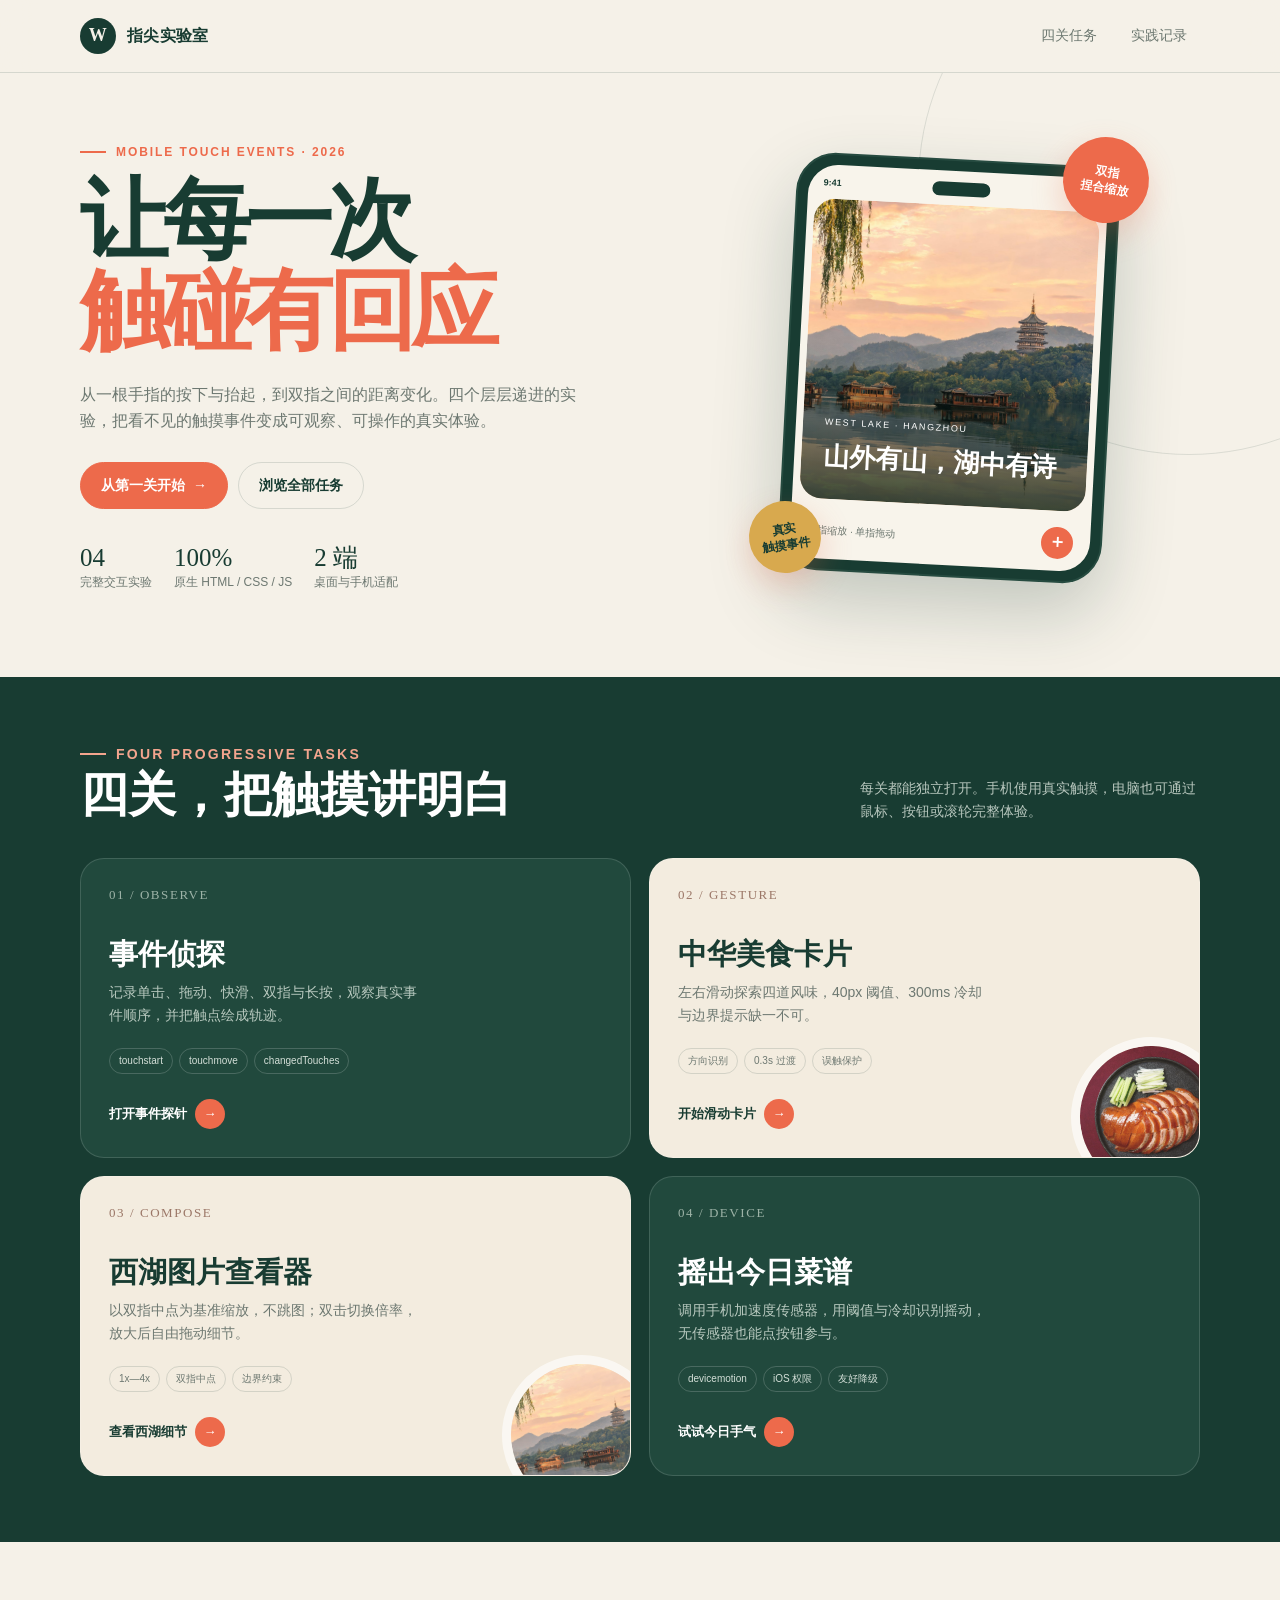
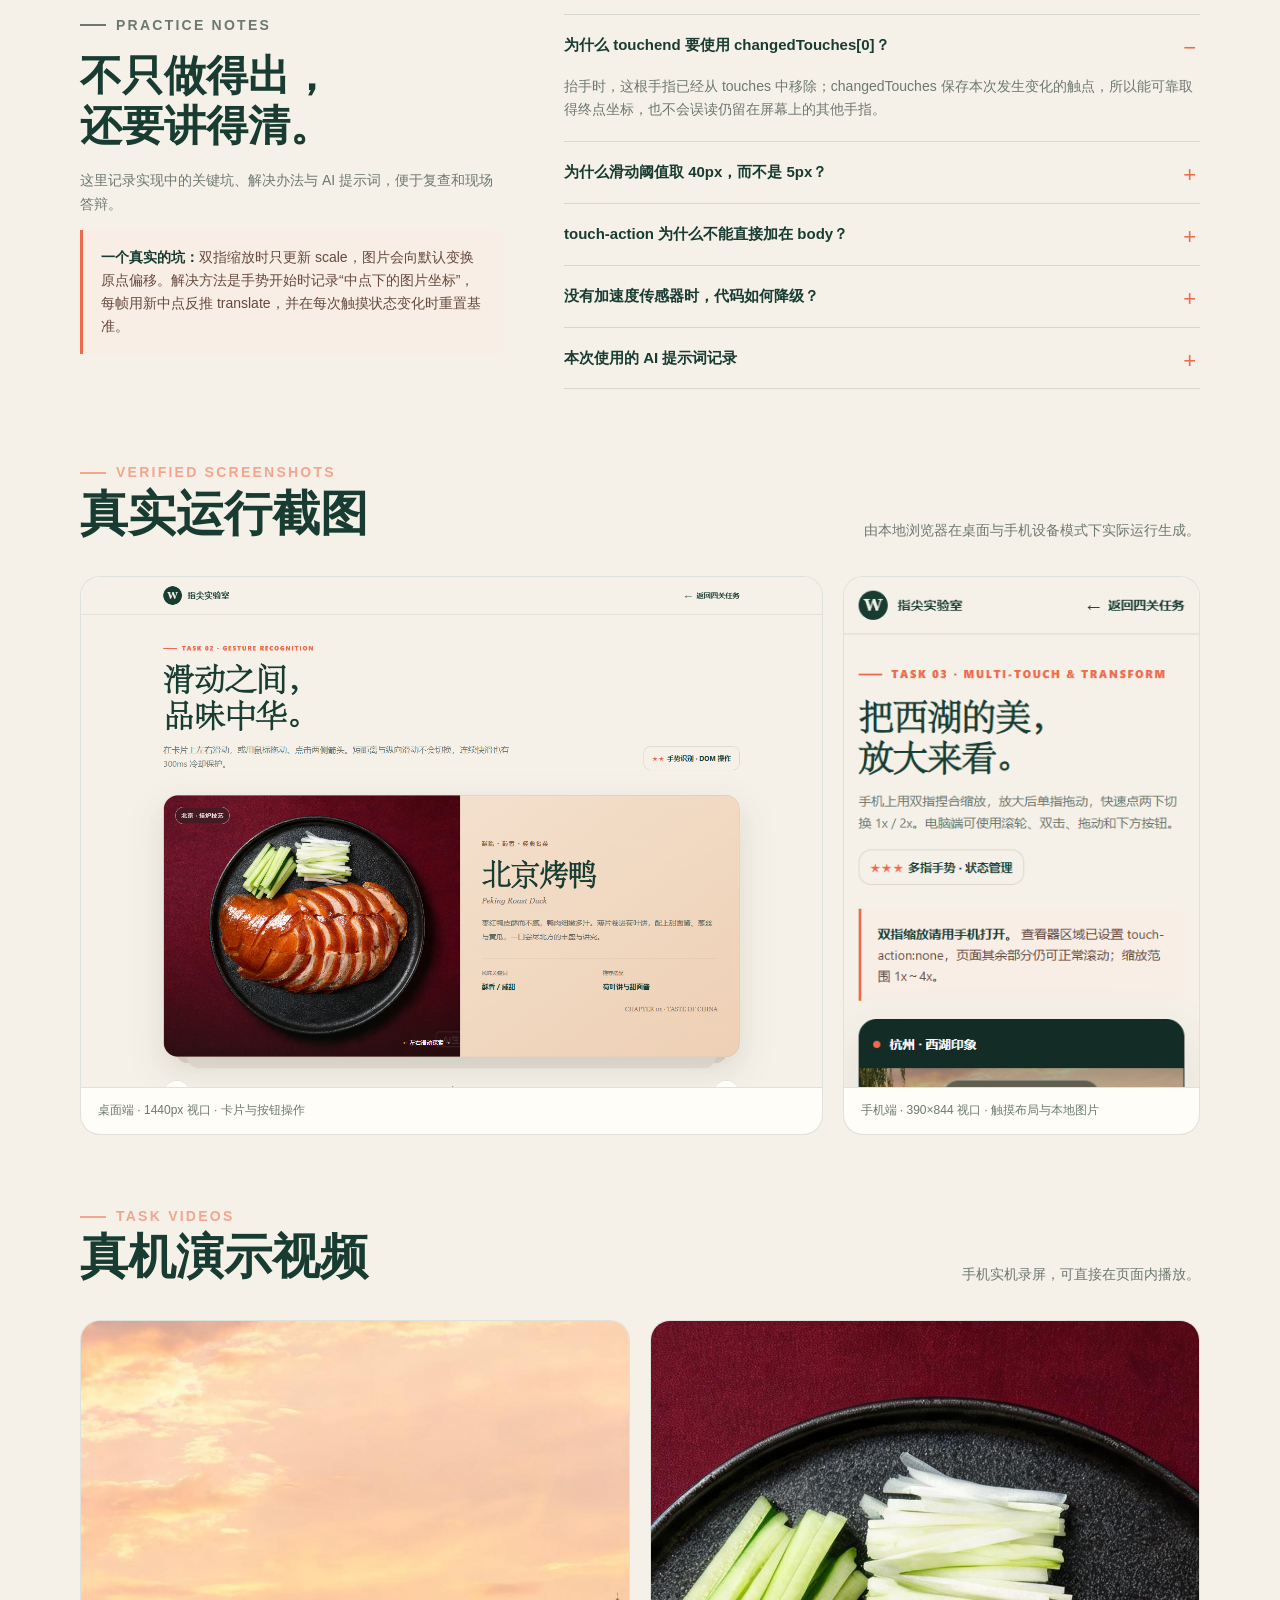
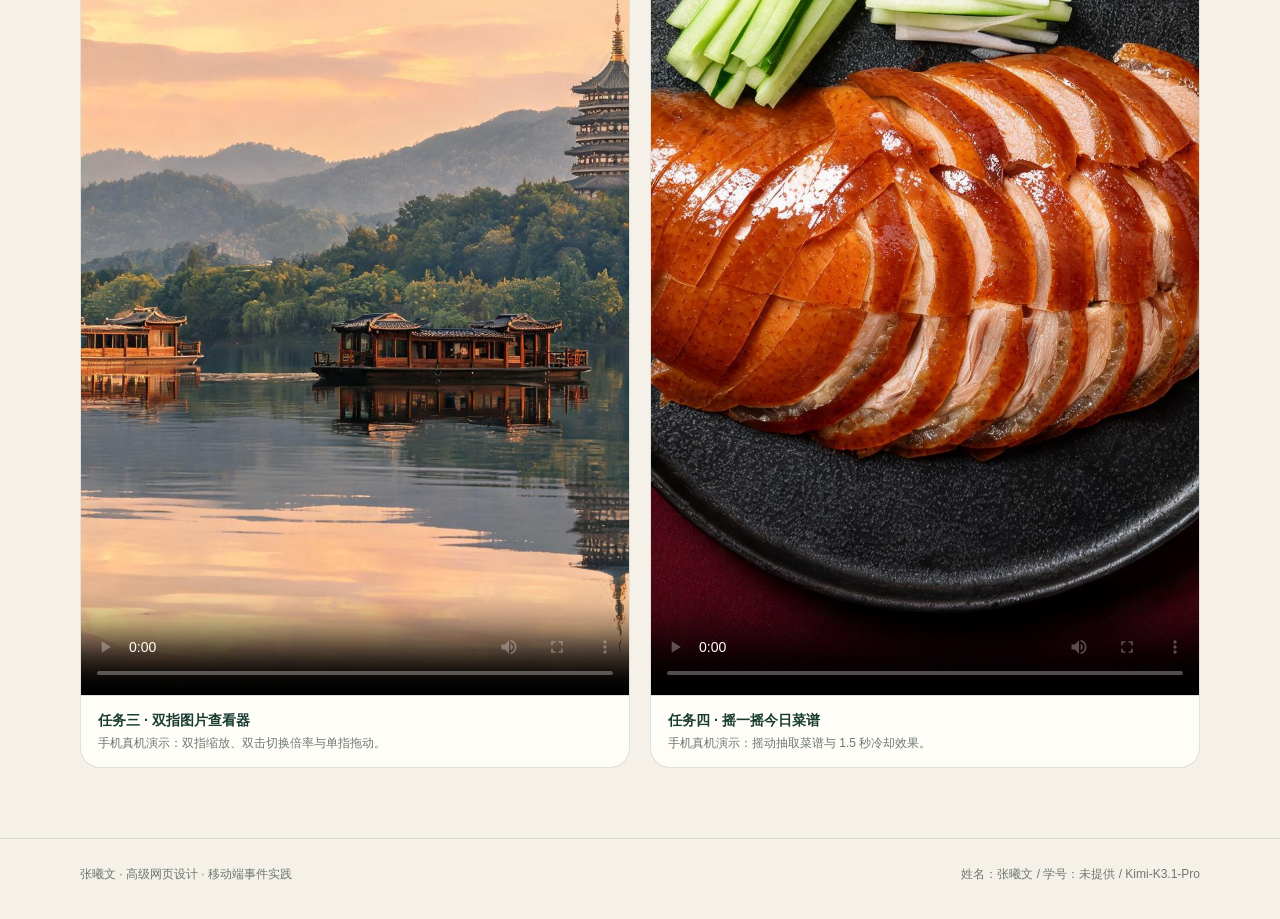
<file: index.html>
<!DOCTYPE html>
<!--
  姓名：张曦文
  学号：未提供
  使用大模型：Kimi-K3.1-Pro
  功能：移动端常用触摸事件四关完整实践与提交说明
-->
<html lang="zh-CN">
<head>
  <meta charset="UTF-8">
  <meta name="viewport" content="width=device-width, initial-scale=1.0">
  <meta name="description" content="张曦文的移动端触摸交互实践：事件探针、美食手势卡片、双指图片查看器与摇一摇菜谱。">
  <meta name="theme-color" content="#f5f1e8">
  <link rel="icon" href="assets/wy-favicon.svg" type="image/svg+xml">
  <title>指尖实验室｜张曦文的移动端交互实践</title>
  <link rel="stylesheet" href="css/wy-common.css">
  <style>
    .wy_hero { position: relative; overflow: hidden; padding: 58px 0 72px; }
    .wy_hero::before { content: ""; position: absolute; top: -160px; right: -180px; width: 540px; height: 540px; border: 1px solid rgba(24,60,50,.12); border-radius: 50%; pointer-events: none; }
    .wy_hero_grid { display: grid; grid-template-columns: minmax(0, 1.05fr) minmax(340px, .95fr); gap: 64px; align-items: center; }
    .wy_hero_title { margin: 0; color: var(--wy_ink); font-family: "Songti SC", "STSong", "SimSun", serif; font-size: clamp(52px, 7.4vw, 88px); line-height: 1.03; letter-spacing: -.06em; }
    .wy_hero_title em { display: block; color: var(--wy_coral); font-style: normal; }
    .wy_hero_lead { max-width: 500px; margin: 24px 0 28px; color: var(--wy_muted); font-size: 16px; }
    .wy_hero_meta { display: flex; flex-wrap: wrap; gap: 22px; margin-top: 34px; color: var(--wy_muted); font-size: 12px; }
    .wy_hero_meta strong { display: block; color: var(--wy_ink); font-family: Georgia, serif; font-size: 25px; font-weight: 400; line-height: 1.2; }
    .wy_device_wrap { position: relative; width: min(100%, 400px); margin: 0 auto; padding: 28px 38px; }
    .wy_device { position: relative; z-index: 2; overflow: hidden; padding: 10px; border: 2px solid #264b40; border-radius: 40px; background: #183c32; box-shadow: 0 30px 70px rgba(24,60,50,.23); transform: rotate(3deg); }
    .wy_device_screen { overflow: hidden; border-radius: 30px; background: #f8f4eb; }
    .wy_device_bar { display: flex; align-items: center; justify-content: space-between; padding: 11px 15px 8px; color: var(--wy_ink); font-size: 9px; font-weight: 800; }
    .wy_device_island { width: 58px; height: 14px; border-radius: 20px; background: var(--wy_ink); }
    .wy_device_photo { position: relative; height: 300px; margin: 0 7px; overflow: hidden; border-radius: 22px; }
    .wy_device_photo img { width: 100%; height: 100%; object-fit: cover; }
    .wy_device_photo::after { content: ""; position: absolute; inset: 45% 0 0; background: linear-gradient(transparent, rgba(10,35,28,.8)); }
    .wy_device_caption { position: absolute; z-index: 2; right: 22px; bottom: 20px; left: 22px; color: #fff; }
    .wy_device_caption small { font-size: 9px; letter-spacing: .18em; }
    .wy_device_caption strong { display: block; margin-top: 3px; font-family: "Songti SC", serif; font-size: 26px; }
    .wy_device_controls { display: flex; align-items: center; justify-content: space-between; padding: 16px 17px 12px; }
    .wy_device_controls span { color: var(--wy_muted); font-size: 10px; }
    .wy_device_controls b { display: grid; place-items: center; width: 32px; height: 32px; border-radius: 50%; background: var(--wy_coral); color: #fff; font-size: 18px; }
    .wy_orbit { position: absolute; z-index: 3; display: grid; place-items: center; width: 86px; height: 86px; border-radius: 50%; background: var(--wy_coral); color: #fff; box-shadow: 0 12px 30px rgba(237,106,75,.25); font-size: 12px; font-weight: 800; line-height: 1.35; text-align: center; }
    .wy_orbit_top { top: 6px; right: 0; transform: rotate(9deg); }
    .wy_orbit_bottom { bottom: 32px; left: 0; width: 72px; height: 72px; background: var(--wy_gold); color: var(--wy_ink); transform: rotate(-8deg); }

    .wy_tasks_section { padding: 66px 0; background: var(--wy_ink); color: #fff; }
    .wy_section_head { display: flex; align-items: end; justify-content: space-between; gap: 30px; margin-bottom: 34px; }
    .wy_section_head .wy_eyebrow { color: #f3a58e; }
    .wy_section_head h2 { margin: 0; font-family: "Songti SC", "STSong", serif; font-size: clamp(32px, 5vw, 48px); line-height: 1.2; }
    .wy_section_head p { max-width: 340px; margin: 0; color: #b7c6bd; font-size: 14px; }
    .wy_tasks { display: grid; grid-template-columns: repeat(2, 1fr); gap: 18px; }
    .wy_task_card { position: relative; display: flex; min-height: 300px; overflow: hidden; padding: 28px; border: 1px solid rgba(255,255,255,.14); border-radius: 24px; background: #21493d; color: #fff; text-decoration: none; transition: transform .25s ease, background .25s ease; }
    .wy_task_card:nth-child(2), .wy_task_card:nth-child(3) { background: #f3ecdf; color: var(--wy_ink); }
    .wy_task_info { position: relative; z-index: 2; display: flex; flex: 1; flex-direction: column; align-items: flex-start; }
    .wy_task_no { margin-bottom: 34px; color: #9db3a7; font: 13px Georgia, serif; letter-spacing: .12em; }
    .wy_task_card:nth-child(2) .wy_task_no, .wy_task_card:nth-child(3) .wy_task_no { color: #9b7767; }
    .wy_task_card h3 { margin: 0 0 10px; font-family: "Songti SC", "STSong", serif; font-size: 29px; line-height: 1.2; }
    .wy_task_card p { max-width: 310px; margin: 0; color: #b8c9bf; font-size: 14px; }
    .wy_task_card:nth-child(2) p, .wy_task_card:nth-child(3) p { color: var(--wy_muted); }
    .wy_task_tags { display: flex; flex-wrap: wrap; gap: 6px; margin-top: 20px; }
    .wy_task_tags span { padding: 4px 9px; border: 1px solid rgba(255,255,255,.18); border-radius: 99px; color: #d4dfd8; font-size: 10px; }
    .wy_task_card:nth-child(2) .wy_task_tags span, .wy_task_card:nth-child(3) .wy_task_tags span { border-color: var(--wy_line); color: var(--wy_muted); }
    .wy_task_go { display: inline-flex; align-items: center; gap: 8px; margin-top: auto; padding-top: 24px; color: #fff; font-size: 13px; font-weight: 800; }
    .wy_task_card:nth-child(2) .wy_task_go, .wy_task_card:nth-child(3) .wy_task_go { color: var(--wy_ink); }
    .wy_task_go b { display: grid; place-items: center; width: 30px; height: 30px; border-radius: 50%; background: var(--wy_coral); color: #fff; transition: transform .2s ease; }
    .wy_task_thumb { position: absolute; right: -32px; bottom: -40px; width: 160px; height: 160px; border: 9px solid rgba(255,255,255,.7); border-radius: 50%; object-fit: cover; opacity: .85; transform: rotate(-10deg); }

    .wy_notes { padding: 72px 0; }
    .wy_notes_grid { display: grid; grid-template-columns: .8fr 1.2fr; gap: 60px; }
    .wy_notes_intro { position: sticky; top: 110px; align-self: start; }
    .wy_notes_intro h2 { margin: 0 0 18px; color: var(--wy_ink); font-family: "Songti SC", serif; font-size: 42px; line-height: 1.2; }
    .wy_notes_intro p { color: var(--wy_muted); font-size: 14px; }
    .wy_prompt { margin: 14px 0 0; padding: 15px; border-radius: 12px; background: #ece9df; color: #52635b; font-size: 13px; }
    .wy_shots { padding: 0 0 70px; }
    .wy_shot_grid { display: grid; grid-template-columns: 1.35fr .65fr; gap: 20px; }
    .wy_shot { overflow: hidden; margin: 0; border: 1px solid var(--wy_line); border-radius: 20px; background: var(--wy_card); }
    .wy_shot img { width: 100%; height: 100%; max-height: 510px; object-fit: cover; object-position: top; }
    .wy_shot figcaption { padding: 13px 17px; border-top: 1px solid var(--wy_line); color: var(--wy_muted); font-size: 12px; }

    .wy_videos { padding: 0 0 70px; }
    .wy_video_grid { display: grid; grid-template-columns: 1fr 1fr; gap: 20px; }
    .wy_video_card { overflow: hidden; margin: 0; border: 1px solid var(--wy_line); border-radius: 20px; background: var(--wy_card); }
    .wy_video_card video { display: block; width: 100%; aspect-ratio: 9 / 16; object-fit: cover; background: #0d211b; }
    .wy_video_card figcaption { padding: 13px 17px; border-top: 1px solid var(--wy_line); color: var(--wy_muted); font-size: 12px; }
    .wy_video_card figcaption strong { display: block; margin-bottom: 2px; color: var(--wy_ink); font-size: 14px; }

    @media (hover: hover) {
      .wy_task_card:hover { transform: translateY(-6px); background: #285446; }
      .wy_task_card:nth-child(2):hover, .wy_task_card:nth-child(3):hover { background: #fff8ed; }
      .wy_task_card:hover .wy_task_go b { transform: translateX(4px); }
    }
    @media (max-width: 820px) {
      .wy_hero_grid { grid-template-columns: 1fr; gap: 36px; }
      .wy_hero { padding: 40px 0 52px; }
      .wy_hero_title { max-width: 580px; }
      .wy_device_wrap { width: min(100%, 350px); }
      .wy_notes_grid { grid-template-columns: 1fr; gap: 28px; }
      .wy_notes_intro { position: static; }
    }
    @media (max-width: 600px) {
      .wy_hero_title { font-size: clamp(50px, 16vw, 68px); }
      .wy_hero_lead { font-size: 14px; }
      .wy_hero_meta { gap: 24px; }
      .wy_device_wrap { padding: 20px 28px; }
      .wy_device_photo { height: 280px; }
      .wy_orbit { width: 72px; height: 72px; font-size: 11px; }
      .wy_tasks_section { padding: 50px 0; }
      .wy_section_head { display: block; }
      .wy_section_head p { margin-top: 14px; }
      .wy_tasks { grid-template-columns: 1fr; }
      .wy_task_card { min-height: 275px; padding: 24px; }
      .wy_task_thumb { width: 130px; height: 130px; opacity: .5; }
      .wy_notes { padding: 52px 0; }
      .wy_notes_intro h2 { font-size: 34px; }
      .wy_shot_grid { grid-template-columns: 1fr; }
      .wy_shot img { max-height: 430px; }
      .wy_videos { padding: 0 0 52px; }
      .wy_video_grid { grid-template-columns: 1fr; }
    }
  </style>
</head>
<body>
  <header class="wy_header">
    <nav class="wy_shell wy_nav" aria-label="主导航">
      <a class="wy_brand" href="index.html"><span class="wy_brand_mark">W</span>指尖实验室</a>
      <div class="wy_nav_links">
        <a class="wy_nav_link" href="#wy_tasks">四关任务</a>
        <a class="wy_nav_link" href="#wy_records">实践记录</a>
      </div>
    </nav>
  </header>

  <main>
    <section class="wy_hero">
      <div class="wy_shell wy_hero_grid">
        <div>
          <p class="wy_eyebrow">Mobile Touch Events · 2026</p>
          <h1 class="wy_hero_title">让每一次<em>触碰有回应</em></h1>
          <p class="wy_hero_lead">从一根手指的按下与抬起，到双指之间的距离变化。四个层层递进的实验，把看不见的触摸事件变成可观察、可操作的真实体验。</p>
          <div class="wy_btn_row">
            <a class="wy_btn wy_btn_coral" href="mobile-events.html">从第一关开始 <span aria-hidden="true">→</span></a>
            <a class="wy_btn wy_btn_secondary" href="#wy_tasks">浏览全部任务</a>
          </div>
          <div class="wy_hero_meta">
            <div><strong>04</strong>完整交互实验</div>
            <div><strong>100%</strong>原生 HTML / CSS / JS</div>
            <div><strong>2 端</strong>桌面与手机适配</div>
          </div>
        </div>
        <div class="wy_device_wrap" aria-label="西湖图片查看器示意图">
          <div class="wy_orbit wy_orbit_top">双指<br>捏合缩放</div>
          <div class="wy_device">
            <div class="wy_device_screen">
              <div class="wy_device_bar"><span>9:41</span><span class="wy_device_island"></span><span>5G</span></div>
              <div class="wy_device_photo">
                <img src="assets/wy-westlake-photo.jpg" alt="杭州西湖与远山风景" width="1536" height="1024">
                <div class="wy_device_caption"><small>WEST LAKE · HANGZHOU</small><strong>山外有山，湖中有诗</strong></div>
              </div>
              <div class="wy_device_controls"><span>双指缩放 · 单指拖动</span><b>＋</b></div>
            </div>
          </div>
          <div class="wy_orbit wy_orbit_bottom">真实<br>触摸事件</div>
        </div>
      </div>
    </section>

    <section class="wy_tasks_section" id="wy_tasks">
      <div class="wy_shell">
        <div class="wy_section_head">
          <div><p class="wy_eyebrow">Four Progressive Tasks</p><h2>四关，把触摸讲明白</h2></div>
          <p>每关都能独立打开。手机使用真实触摸，电脑也可通过鼠标、按钮或滚轮完整体验。</p>
        </div>
        <div class="wy_tasks">
          <a class="wy_task_card" href="mobile-events.html">
            <div class="wy_task_info"><span class="wy_task_no">01 / OBSERVE</span><h3>事件侦探</h3><p>记录单击、拖动、快滑、双指与长按，观察真实事件顺序，并把触点绘成轨迹。</p><div class="wy_task_tags"><span>touchstart</span><span>touchmove</span><span>changedTouches</span></div><span class="wy_task_go">打开事件探针 <b>→</b></span></div>
          </a>
          <a class="wy_task_card" href="mobile-gesture.html">
            <div class="wy_task_info"><span class="wy_task_no">02 / GESTURE</span><h3>中华美食卡片</h3><p>左右滑动探索四道风味，40px 阈值、300ms 冷却与边界提示缺一不可。</p><div class="wy_task_tags"><span>方向识别</span><span>0.3s 过渡</span><span>误触保护</span></div><span class="wy_task_go">开始滑动卡片 <b>→</b></span></div>
            <img class="wy_task_thumb" src="assets/wy-duck-photo.jpg" alt="北京烤鸭" loading="lazy" width="320" height="320">
          </a>
          <a class="wy_task_card" href="mobile-zoom.html">
            <div class="wy_task_info"><span class="wy_task_no">03 / COMPOSE</span><h3>西湖图片查看器</h3><p>以双指中点为基准缩放，不跳图；双击切换倍率，放大后自由拖动细节。</p><div class="wy_task_tags"><span>1x—4x</span><span>双指中点</span><span>边界约束</span></div><span class="wy_task_go">查看西湖细节 <b>→</b></span></div>
            <img class="wy_task_thumb" src="assets/wy-westlake-photo.jpg" alt="西湖风景" loading="lazy" width="320" height="320">
          </a>
          <a class="wy_task_card" href="mobile-sensor.html">
            <div class="wy_task_info"><span class="wy_task_no">04 / DEVICE</span><h3>摇出今日菜谱</h3><p>调用手机加速度传感器，用阈值与冷却识别摇动，无传感器也能点按钮参与。</p><div class="wy_task_tags"><span>devicemotion</span><span>iOS 权限</span><span>友好降级</span></div><span class="wy_task_go">试试今日手气 <b>→</b></span></div>
          </a>
        </div>
      </div>
    </section>

    <section class="wy_notes" id="wy_records">
      <div class="wy_shell wy_notes_grid">
        <div class="wy_notes_intro">
          <p class="wy_eyebrow">Practice Notes</p>
          <h2>不只做得出，<br>还要讲得清。</h2>
          <p>这里记录实现中的关键坑、解决办法与 AI 提示词，便于复查和现场答辩。</p>
          <div class="wy_note"><strong>一个真实的坑：</strong>双指缩放时只更新 scale，图片会向默认变换原点偏移。解决方法是手势开始时记录“中点下的图片坐标”，每帧用新中点反推 translate，并在每次触摸状态变化时重置基准。</div>
        </div>
        <div class="wy_accordion">
          <details class="wy_accordion_item" open><summary>为什么 touchend 要使用 changedTouches[0]？</summary><div class="wy_accordion_body">抬手时，这根手指已经从 touches 中移除；changedTouches 保存本次发生变化的触点，所以能可靠取得终点坐标，也不会误读仍留在屏幕上的其他手指。</div></details>
          <details class="wy_accordion_item"><summary>为什么滑动阈值取 40px，而不是 5px？</summary><div class="wy_accordion_body">手指按下后自然会发生微小抖动。5px 容易把点击误判成滑动；40px 能过滤误触，同时不需要用户滑得过远。再比较横向与纵向位移的绝对值，可避免斜滑误判。</div></details>
          <details class="wy_accordion_item"><summary>touch-action 为什么不能直接加在 body？</summary><div class="wy_accordion_body">touch-action:none 会完全禁止浏览器原生平移与缩放手势。只应在需要接管手势的区域使用：探针和查看器用 none；横向卡片用 pan-y，保留页面纵向滚动。</div></details>
          <details class="wy_accordion_item"><summary>没有加速度传感器时，代码如何降级？</summary><div class="wy_accordion_body">先检测 DeviceMotionEvent，再在限定时间内检查是否真的收到有效数据。不支持、无数据或权限被拒绝时均显示明确提示，并保留“点我抽一次”按钮，保证页面不会空白或报错。</div></details>
          <details class="wy_accordion_item"><summary>本次使用的 AI 提示词记录</summary><div class="wy_accordion_body"><p class="wy_prompt">“依据移动端触摸事件课程要求，用原生 HTML、CSS、JavaScript 完整实现四个任务；统一 wy_ 命名；所有图片本地化；同时支持真实手机触摸与桌面鼠标操作。”</p><p class="wy_prompt">“双指缩放必须以两指中点为锚点，限制 1x—4x，支持双击、单指拖动、边界约束和横竖屏状态保留，请说明不跳图的数学关系。”</p><p class="wy_prompt">“检查 40px 阈值、300ms 冷却、传感器 18 阈值与 1.5 秒冷却、iOS 权限申请和无数据降级，修复移动端控制台错误。”</p></div></details>
        </div>
      </div>
    </section>

    <section class="wy_shots" aria-labelledby="wy_shots_title">
      <div class="wy_shell">
        <div class="wy_section_head" style="color:var(--wy_ink)"><div><p class="wy_eyebrow">Verified Screenshots</p><h2 id="wy_shots_title">真实运行截图</h2></div><p style="color:var(--wy_muted)">由本地浏览器在桌面与手机设备模式下实际运行生成。</p></div>
        <div class="wy_shot_grid">
          <figure class="wy_shot"><img src="assets/wy-run-desktop.png" alt="美食手势卡片桌面浏览器实际运行截图" loading="lazy"><figcaption>桌面端 · 1440px 视口 · 卡片与按钮操作</figcaption></figure>
          <figure class="wy_shot"><img src="assets/wy-run-mobile.png" alt="图片查看器手机设备模式实际运行截图" loading="lazy"><figcaption>手机端 · 390×844 视口 · 触摸布局与本地图片</figcaption></figure>
        </div>
      </div>
    </section>

    <section class="wy_videos" aria-labelledby="wy_videos_title">
      <div class="wy_shell">
        <div class="wy_section_head" style="color:var(--wy_ink)"><div><p class="wy_eyebrow">Task Videos</p><h2 id="wy_videos_title">真机演示视频</h2></div><p style="color:var(--wy_muted)">手机实机录屏，可直接在页面内播放。</p></div>
        <div class="wy_video_grid">
          <figure class="wy_video_card">
            <video controls playsinline webkit-playsinline preload="metadata" poster="assets/wy-westlake-photo.jpg"><source src="assets/wy-task3-zoom-video.mp4" type="video/mp4">您的浏览器不支持视频播放，请升级后重试。</video>
            <figcaption><strong>任务三 · 双指图片查看器</strong>手机真机演示：双指缩放、双击切换倍率与单指拖动。</figcaption>
          </figure>
          <figure class="wy_video_card">
            <video controls playsinline webkit-playsinline preload="metadata" poster="assets/wy-duck-photo.jpg"><source src="assets/wy-task4-sensor-video.mp4" type="video/mp4">您的浏览器不支持视频播放，请升级后重试。</video>
            <figcaption><strong>任务四 · 摇一摇今日菜谱</strong>手机真机演示：摇动抽取菜谱与 1.5 秒冷却效果。</figcaption>
          </figure>
        </div>
      </div>
    </section>
  </main>

  <footer class="wy_footer"><div class="wy_shell wy_footer_inner"><span>张曦文 · 高级网页设计 · 移动端事件实践</span><span>姓名：张曦文 / 学号：未提供 / Kimi-K3.1-Pro</span></div></footer>
</body>
</html>
</file>
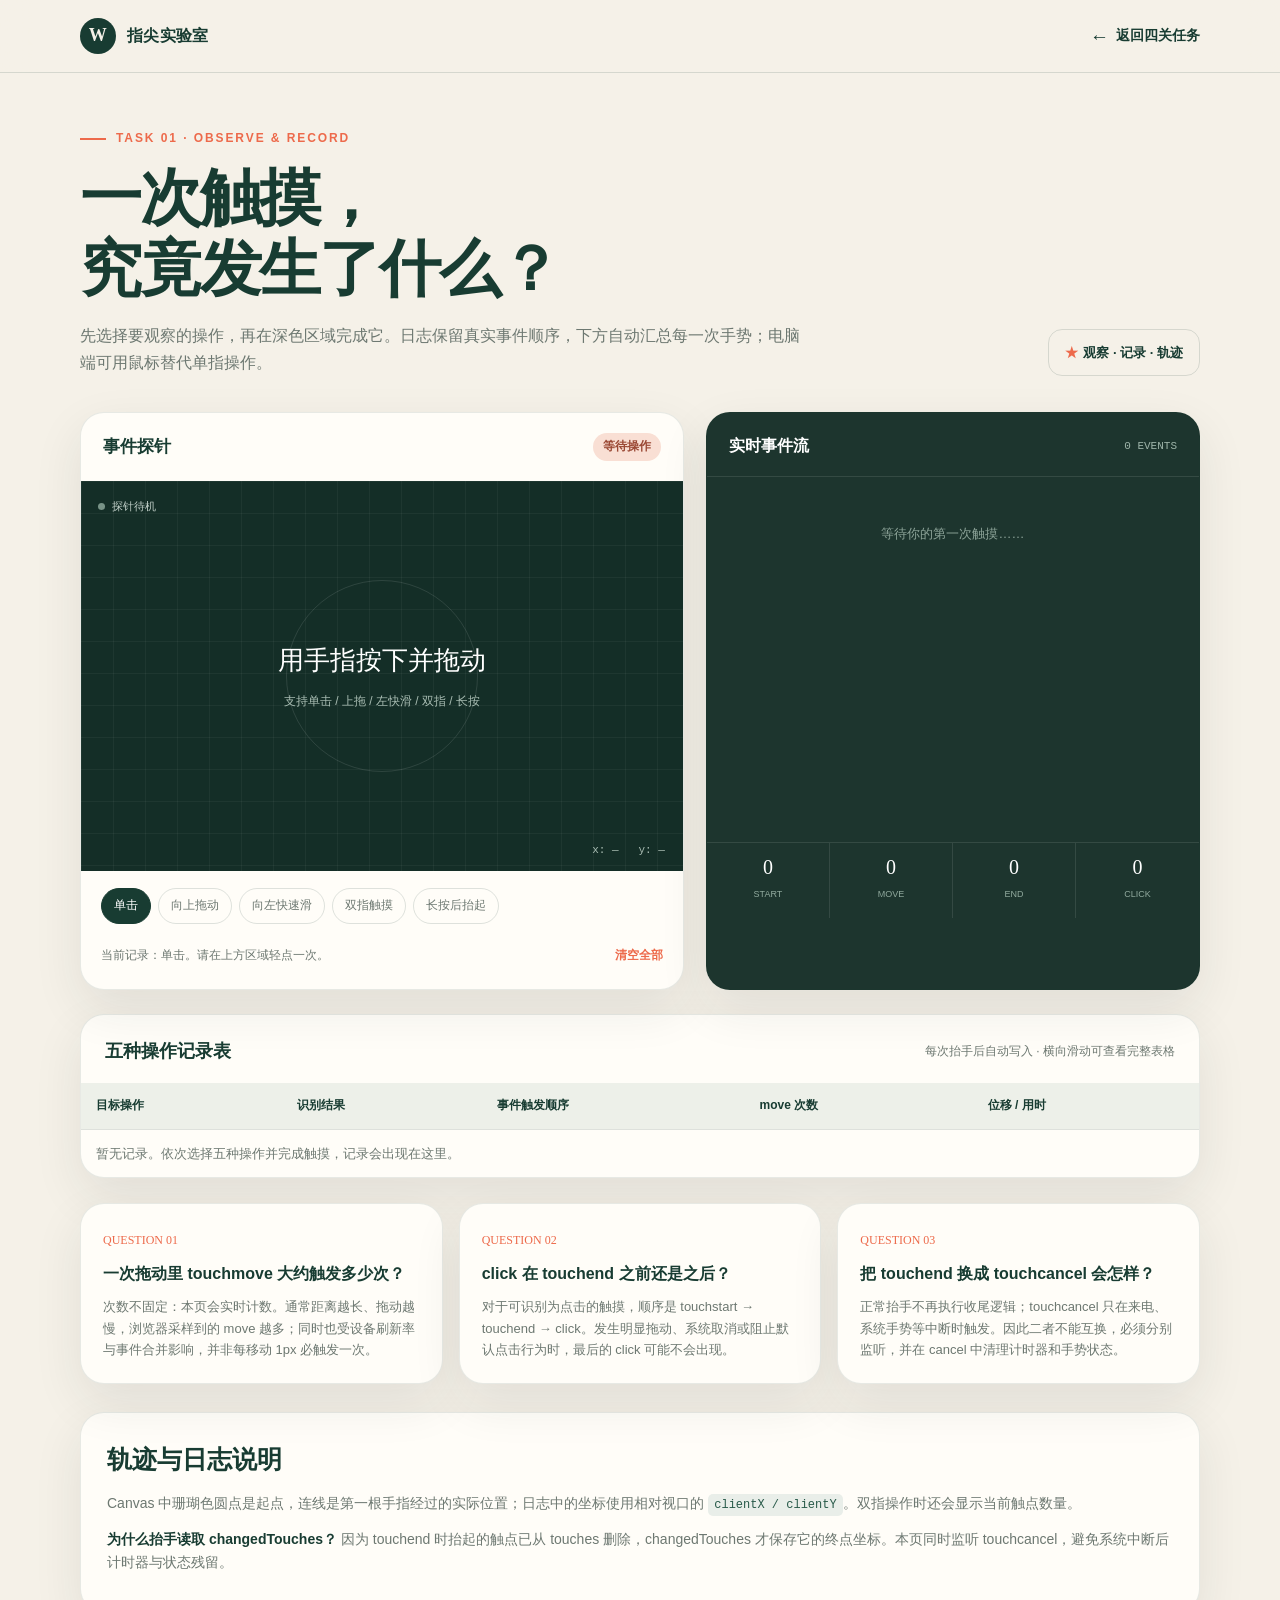
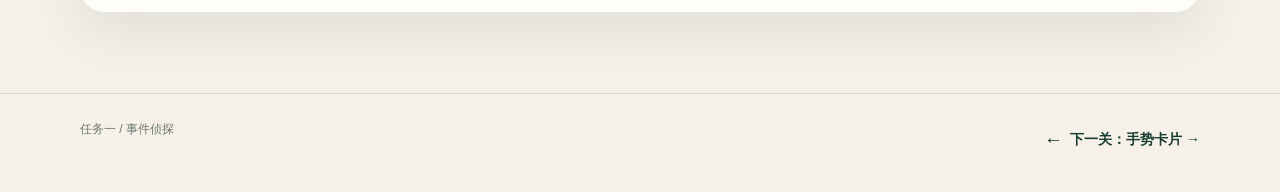
<file: mobile-events.html>
<!DOCTYPE html>
<!--
  姓名：张曦文
  学号：未提供
  使用大模型：Kimi-K3.1-Pro
  功能：任务一——观察五种触摸操作的事件顺序并绘制真实轨迹
-->
<html lang="zh-CN">
<head>
  <meta charset="UTF-8">
  <meta name="viewport" content="width=device-width, initial-scale=1.0">
  <meta name="theme-color" content="#f5f1e8">
  <link rel="icon" href="assets/wy-favicon.svg" type="image/svg+xml">
  <title>任务一｜事件侦探</title>
  <link rel="stylesheet" href="css/wy-common.css">
  <style>
    .wy_probe_layout { display: grid; grid-template-columns: minmax(0, 1.1fr) minmax(310px, .9fr); gap: 22px; }
    .wy_probe_card { overflow: hidden; }
    .wy_probe_top { display: flex; align-items: center; justify-content: space-between; gap: 15px; padding: 20px 22px; }
    .wy_probe_top h2 { margin: 0; color: var(--wy_ink); font-size: 17px; }
    .wy_probe { position: relative; height: 390px; overflow: hidden; background: #142e27; color: #fff; cursor: crosshair; touch-action: none; user-select: none; -webkit-user-select: none; -webkit-touch-callout: none; }
    .wy_probe::before { content: ""; position: absolute; inset: 0; background-image: linear-gradient(rgba(255,255,255,.045) 1px, transparent 1px), linear-gradient(90deg, rgba(255,255,255,.045) 1px, transparent 1px); background-size: 32px 32px; }
    .wy_probe::after { content: ""; position: absolute; top: 50%; left: 50%; width: 190px; height: 190px; border: 1px solid rgba(255,255,255,.11); border-radius: 50%; transform: translate(-50%,-50%); pointer-events: none; }
    .wy_trace { position: absolute; z-index: 2; inset: 0; width: 100%; height: 100%; pointer-events: none; }
    .wy_probe_hint { position: absolute; z-index: 3; top: 50%; left: 50%; width: 80%; transform: translate(-50%,-50%); text-align: center; pointer-events: none; transition: opacity .2s; }
    .wy_probe_hint strong { display: block; font-family: "Songti SC", serif; font-size: 26px; font-weight: 500; }
    .wy_probe_hint span { display: block; margin-top: 9px; color: #a9bdb3; font-size: 12px; }
    .wy_probe_active .wy_probe_hint { opacity: .18; }
    .wy_probe_coords { position: absolute; z-index: 3; right: 18px; bottom: 15px; color: #a9bdb3; font: 11px Consolas, monospace; pointer-events: none; }
    .wy_probe_live { position: absolute; z-index: 3; top: 16px; left: 17px; display: flex; align-items: center; gap: 7px; color: #c4d2cb; font-size: 11px; pointer-events: none; }
    .wy_probe_live::before { content: ""; width: 7px; height: 7px; border-radius: 50%; background: #789387; }
    .wy_probe_active .wy_probe_live::before { background: var(--wy_coral); box-shadow: 0 0 0 5px rgba(237,106,75,.14); }
    .wy_gesture_choices { display: flex; flex-wrap: wrap; gap: 7px; padding: 17px 20px; }
    .wy_choice { min-height: 36px; padding: 7px 12px; border: 1px solid var(--wy_line); border-radius: 99px; background: transparent; color: var(--wy_muted); cursor: pointer; font-size: 12px; }
    .wy_choice[aria-pressed="true"] { border-color: var(--wy_ink); background: var(--wy_ink); color: #fff; }
    .wy_probe_footer { display: flex; align-items: center; justify-content: space-between; gap: 12px; padding: 0 20px 18px; }
    .wy_probe_footer span { color: var(--wy_muted); font-size: 12px; }
    .wy_text_btn { padding: 5px 0; border: 0; background: transparent; color: var(--wy_coral); cursor: pointer; font-size: 12px; font-weight: 700; }
    .wy_log_card { display: flex; min-height: 500px; flex-direction: column; overflow: hidden; background: #1d352e; color: #fff; }
    .wy_log_head { display: flex; align-items: center; justify-content: space-between; padding: 20px 22px 16px; border-bottom: 1px solid rgba(255,255,255,.1); }
    .wy_log_head h2 { margin: 0; font-size: 16px; }
    .wy_log_head span { color: #9eb4a9; font: 11px Consolas, monospace; }
    .wy_log { overflow: auto; flex: 1; max-height: 365px; margin: 0; padding: 10px 0; list-style: none; scrollbar-color: #567166 transparent; }
    .wy_log_empty { padding: 36px 24px; color: #8ca398; font-size: 13px; text-align: center; }
    .wy_log_item { display: grid; grid-template-columns: 58px 100px 1fr; gap: 8px; padding: 8px 18px; border-bottom: 1px solid rgba(255,255,255,.055); font: 11px/1.5 Consolas, monospace; }
    .wy_log_time { color: #728f81; }
    .wy_log_name { color: #f2a58f; }
    .wy_log_detail { overflow-wrap: anywhere; color: #b7c9c0; }
    .wy_log_item[data-wy-kind="move"] .wy_log_name { color: #e4c170; }
    .wy_log_item[data-wy-kind="custom"] .wy_log_name { color: #9bd5b4; }
    .wy_counts { display: grid; grid-template-columns: repeat(4,1fr); border-top: 1px solid rgba(255,255,255,.1); }
    .wy_count { padding: 13px 6px; border-right: 1px solid rgba(255,255,255,.1); text-align: center; }
    .wy_count:last-child { border-right: 0; }
    .wy_count strong { display: block; font: 20px Georgia, serif; }
    .wy_count span { color: #91aa9e; font-size: 9px; }
    .wy_history_card { margin-top: 24px; overflow: hidden; }
    .wy_history_head { display: flex; align-items: center; justify-content: space-between; gap: 15px; padding: 22px 24px 16px; }
    .wy_history_head h2 { margin: 0; color: var(--wy_ink); font-size: 18px; }
    .wy_history_head span { color: var(--wy_muted); font-size: 12px; }
    .wy_history_card .wy_table_wrap { border: 0; border-radius: 0; }
    .wy_history_card .wy_table { min-width: 690px; }
    .wy_history_card .wy_table td:nth-child(3) { min-width: 260px; font-family: Consolas, monospace; font-size: 11px; }
    .wy_answers { display: grid; grid-template-columns: repeat(3,1fr); gap: 16px; margin-top: 25px; }
    .wy_answer { padding: 22px; }
    .wy_answer_no { color: var(--wy_coral); font: 12px Georgia, serif; }
    .wy_answer h3 { margin: 10px 0; color: var(--wy_ink); font-size: 16px; line-height: 1.5; }
    .wy_answer p { margin: 0; color: var(--wy_muted); font-size: 13px; }
    @media (max-width: 900px) { .wy_probe_layout { grid-template-columns: 1fr; } .wy_log { max-height: 270px; } .wy_log_card { min-height: 390px; } .wy_answers { grid-template-columns: 1fr; } }
    @media (max-width: 520px) { .wy_probe { height: 340px; } .wy_probe_hint strong { font-size: 23px; } .wy_log_item { grid-template-columns: 48px 88px 1fr; padding: 8px 12px; font-size: 10px; } .wy_probe_top { padding: 17px; } .wy_gesture_choices { padding: 15px; } .wy_probe_footer { padding: 0 15px 15px; } .wy_choice { padding: 6px 10px; } }
  </style>
</head>
<body>
  <header class="wy_header"><nav class="wy_shell wy_nav" aria-label="页面导航"><a class="wy_brand" href="index.html"><span class="wy_brand_mark">W</span>指尖实验室</a><a class="wy_back" href="index.html#wy_tasks">返回四关任务</a></nav></header>
  <main class="wy_main">
    <div class="wy_shell">
      <div class="wy_task_head">
        <div><p class="wy_eyebrow">Task 01 · Observe & Record</p><h1 class="wy_title">一次触摸，<br>究竟发生了什么？</h1><p class="wy_lead">先选择要观察的操作，再在深色区域完成它。日志保留真实事件顺序，下方自动汇总每一次手势；电脑端可用鼠标替代单指操作。</p></div>
        <div class="wy_level"><span>★</span> 观察 · 记录 · 轨迹</div>
      </div>

      <div class="wy_probe_layout">
        <section class="wy_card wy_probe_card" aria-labelledby="wy_probe_title">
          <div class="wy_probe_top"><h2 id="wy_probe_title">事件探针</h2><span class="wy_badge wy_badge_coral" id="wy_mode">等待操作</span></div>
          <div class="wy_probe" id="wy_probe" role="application" aria-label="触摸事件测试区，请按下、拖动或长按">
            <canvas class="wy_trace" id="wy_trace" aria-hidden="true"></canvas>
            <span class="wy_probe_live" id="wy_live">探针待机</span>
            <div class="wy_probe_hint"><strong>用手指按下并拖动</strong><span>支持单击 / 上拖 / 左快滑 / 双指 / 长按</span></div>
            <span class="wy_probe_coords" id="wy_coords">x: — &nbsp; y: —</span>
          </div>
          <div class="wy_gesture_choices" aria-label="选择本次要记录的操作">
            <button class="wy_choice" type="button" data-wy-gesture="单击" aria-pressed="true">单击</button>
            <button class="wy_choice" type="button" data-wy-gesture="向上拖动" aria-pressed="false">向上拖动</button>
            <button class="wy_choice" type="button" data-wy-gesture="向左快速滑" aria-pressed="false">向左快速滑</button>
            <button class="wy_choice" type="button" data-wy-gesture="双指触摸" aria-pressed="false">双指触摸</button>
            <button class="wy_choice" type="button" data-wy-gesture="长按后抬起" aria-pressed="false">长按后抬起</button>
          </div>
          <div class="wy_probe_footer"><span id="wy_probe_status">当前记录：单击。请在上方区域轻点一次。</span><button class="wy_text_btn" id="wy_clear" type="button">清空全部</button></div>
        </section>

        <section class="wy_card wy_log_card" aria-labelledby="wy_log_title">
          <div class="wy_log_head"><h2 id="wy_log_title">实时事件流</h2><span id="wy_sequence_count">0 EVENTS</span></div>
          <ol class="wy_log" id="wy_log" aria-live="polite"><li class="wy_log_empty" id="wy_log_empty">等待你的第一次触摸……</li></ol>
          <div class="wy_counts" aria-label="当前手势事件计数"><div class="wy_count"><strong id="wy_start_count">0</strong><span>START</span></div><div class="wy_count"><strong id="wy_move_count">0</strong><span>MOVE</span></div><div class="wy_count"><strong id="wy_end_count">0</strong><span>END</span></div><div class="wy_count"><strong id="wy_click_count">0</strong><span>CLICK</span></div></div>
        </section>
      </div>

      <section class="wy_card wy_history_card" aria-labelledby="wy_history_title">
        <div class="wy_history_head"><h2 id="wy_history_title">五种操作记录表</h2><span>每次抬手后自动写入 · 横向滑动可查看完整表格</span></div>
        <div class="wy_table_wrap"><table class="wy_table"><thead><tr><th>目标操作</th><th>识别结果</th><th>事件触发顺序</th><th>move 次数</th><th>位移 / 用时</th></tr></thead><tbody id="wy_history"><tr id="wy_history_empty"><td colspan="5">暂无记录。依次选择五种操作并完成触摸，记录会出现在这里。</td></tr></tbody></table></div>
      </section>

      <section class="wy_answers" aria-label="任务一验收答案">
        <article class="wy_card wy_answer"><span class="wy_answer_no">QUESTION 01</span><h3>一次拖动里 touchmove 大约触发多少次？</h3><p>次数不固定：本页会实时计数。通常距离越长、拖动越慢，浏览器采样到的 move 越多；同时也受设备刷新率与事件合并影响，并非每移动 1px 必触发一次。</p></article>
        <article class="wy_card wy_answer"><span class="wy_answer_no">QUESTION 02</span><h3>click 在 touchend 之前还是之后？</h3><p>对于可识别为点击的触摸，顺序是 touchstart → touchend → click。发生明显拖动、系统取消或阻止默认点击行为时，最后的 click 可能不会出现。</p></article>
        <article class="wy_card wy_answer"><span class="wy_answer_no">QUESTION 03</span><h3>把 touchend 换成 touchcancel 会怎样？</h3><p>正常抬手不再执行收尾逻辑；touchcancel 只在来电、系统手势等中断时触发。因此二者不能互换，必须分别监听，并在 cancel 中清理计时器和手势状态。</p></article>
      </section>

      <section class="wy_card wy_panel wy_section"><h2 class="wy_section_title">轨迹与日志说明</h2><div class="wy_text"><p>Canvas 中珊瑚色圆点是起点，连线是第一根手指经过的实际位置；日志中的坐标使用相对视口的 <span class="wy_code">clientX / clientY</span>。双指操作时还会显示当前触点数量。</p><p><strong>为什么抬手读取 changedTouches？</strong> 因为 touchend 时抬起的触点已从 touches 删除，changedTouches 才保存它的终点坐标。本页同时监听 touchcancel，避免系统中断后计时器与状态残留。</p></div></section>
    </div>
  </main>
  <footer class="wy_footer"><div class="wy_shell wy_footer_inner"><span>任务一 / 事件侦探</span><a class="wy_back" href="mobile-gesture.html">下一关：手势卡片 →</a></div></footer>

  <script>
    // 所有业务变量统一使用 wy_ 前缀。
    var wy_probe = document.getElementById('wy_probe');
    var wy_canvas = document.getElementById('wy_trace');
    var wy_ctx = wy_canvas.getContext('2d');
    var wy_log = document.getElementById('wy_log');
    var wy_history = document.getElementById('wy_history');
    var wy_mode = document.getElementById('wy_mode');
    var wy_live = document.getElementById('wy_live');
    var wy_coords = document.getElementById('wy_coords');
    var wy_status = document.getElementById('wy_probe_status');
    var wy_expected = '单击';
    var wy_active = false;
    var wy_mouse_down = false;
    var wy_start_time = 0;
    var wy_start_x = 0;
    var wy_start_y = 0;
    var wy_last_x = 0;
    var wy_last_y = 0;
    var wy_end_x = 0;
    var wy_end_y = 0;
    var wy_moves = 0;
    var wy_starts = 0;
    var wy_ends = 0;
    var wy_clicks = 0;
    var wy_max_touches = 0;
    var wy_sequence = [];
    var wy_long_timer = null;
    var wy_finish_timer = null;
    var wy_long_pressed = false;
    var wy_cancelled = false;
    var wy_ignore_mouse_until = 0;
    var wy_dpr = 1;

    function wy_resize_canvas() {
      var wy_rect = wy_probe.getBoundingClientRect();
      wy_dpr = Math.min(window.devicePixelRatio || 1, 2);
      wy_canvas.width = Math.round(wy_rect.width * wy_dpr);
      wy_canvas.height = Math.round(wy_rect.height * wy_dpr);
      wy_ctx.setTransform(wy_dpr, 0, 0, wy_dpr, 0, 0);
      wy_ctx.lineCap = 'round';
      wy_ctx.lineJoin = 'round';
    }

    function wy_point(wy_event) {
      var wy_rect = wy_probe.getBoundingClientRect();
      return { x: wy_event.clientX - wy_rect.left, y: wy_event.clientY - wy_rect.top };
    }

    function wy_draw_dot(wy_x, wy_y, wy_color, wy_radius) {
      wy_ctx.beginPath();
      wy_ctx.arc(wy_x, wy_y, wy_radius || 5, 0, Math.PI * 2);
      wy_ctx.fillStyle = wy_color || '#ed6a4b';
      wy_ctx.fill();
    }

    function wy_draw_line(wy_x, wy_y) {
      wy_ctx.beginPath();
      wy_ctx.moveTo(wy_last_x, wy_last_y);
      wy_ctx.lineTo(wy_x, wy_y);
      wy_ctx.strokeStyle = '#ed6a4b';
      wy_ctx.lineWidth = 3;
      wy_ctx.stroke();
      wy_draw_dot(wy_x, wy_y, '#f6b29e', 2.5);
    }

    function wy_update_counts() {
      document.getElementById('wy_start_count').textContent = wy_starts;
      document.getElementById('wy_move_count').textContent = wy_moves;
      document.getElementById('wy_end_count').textContent = wy_ends;
      document.getElementById('wy_click_count').textContent = wy_clicks;
      document.getElementById('wy_sequence_count').textContent = wy_sequence.length + ' EVENTS';
    }

    function wy_add_log(wy_name, wy_detail, wy_kind) {
      var wy_empty = document.getElementById('wy_log_empty');
      if (wy_empty) wy_empty.remove();
      var wy_item = document.createElement('li');
      var wy_time = document.createElement('span');
      var wy_label = document.createElement('span');
      var wy_info = document.createElement('span');
      var wy_now = new Date();
      wy_item.className = 'wy_log_item';
      if (wy_kind) wy_item.setAttribute('data-wy-kind', wy_kind);
      wy_time.className = 'wy_log_time';
      wy_label.className = 'wy_log_name';
      wy_info.className = 'wy_log_detail';
      wy_time.textContent = String(wy_now.getMinutes()).padStart(2, '0') + ':' + String(wy_now.getSeconds()).padStart(2, '0') + '.' + String(wy_now.getMilliseconds()).padStart(3, '0');
      wy_label.textContent = wy_name;
      wy_info.textContent = wy_detail;
      wy_sequence.push(wy_name);
      wy_item.append(wy_time, wy_label, wy_info);
      wy_log.appendChild(wy_item);
      wy_log.scrollTop = wy_log.scrollHeight;
      wy_update_counts();
    }

    function wy_begin(wy_touch, wy_is_mouse) {
      if (wy_active && wy_ends > 0) wy_finish();
      clearTimeout(wy_finish_timer);
      clearTimeout(wy_long_timer);
      wy_ctx.clearRect(0, 0, wy_canvas.width / wy_dpr, wy_canvas.height / wy_dpr);
      wy_active = true;
      wy_mouse_down = wy_is_mouse;
      wy_start_time = performance.now();
      wy_moves = 0;
      wy_starts = 0;
      wy_ends = 0;
      wy_clicks = 0;
      wy_sequence = [];
      wy_log.innerHTML = '';
      wy_max_touches = 1;
      wy_long_pressed = false;
      wy_cancelled = false;
      wy_start_x = wy_touch.x;
      wy_start_y = wy_touch.y;
      wy_last_x = wy_touch.x;
      wy_last_y = wy_touch.y;
      wy_end_x = wy_touch.x;
      wy_end_y = wy_touch.y;
      wy_probe.classList.add('wy_probe_active');
      wy_mode.textContent = wy_is_mouse ? '鼠标记录中' : '触摸记录中';
      wy_live.textContent = '正在记录 · ' + wy_expected;
      wy_draw_dot(wy_touch.x, wy_touch.y, '#ed6a4b', 6);
      wy_starts += 1;
      wy_add_log(wy_is_mouse ? 'mousedown' : 'touchstart', 'x:' + Math.round(wy_touch.x) + ' y:' + Math.round(wy_touch.y) + ' touches:1');
      wy_long_timer = setTimeout(function () {
        if (!wy_active) return;
        wy_long_pressed = true;
        wy_add_log('longpress', '600ms（自定义计时标记）', 'custom');
        wy_live.textContent = '已识别长按 · 抬起后完成';
      }, 600);
    }

    function wy_move(wy_touch, wy_is_mouse, wy_touch_count) {
      if (!wy_active) return;
      wy_max_touches = Math.max(wy_max_touches, wy_touch_count || 1);
      wy_moves += 1;
      wy_end_x = wy_touch.x;
      wy_end_y = wy_touch.y;
      if (Math.hypot(wy_touch.x - wy_start_x, wy_touch.y - wy_start_y) > 10) clearTimeout(wy_long_timer);
      wy_draw_line(wy_touch.x, wy_touch.y);
      wy_last_x = wy_touch.x;
      wy_last_y = wy_touch.y;
      wy_coords.textContent = 'x: ' + Math.round(wy_touch.x) + '  y: ' + Math.round(wy_touch.y);
      wy_live.textContent = '触点 ' + wy_max_touches + ' · move ' + wy_moves;
      wy_add_log(wy_is_mouse ? 'mousemove' : 'touchmove', 'x:' + Math.round(wy_touch.x) + ' y:' + Math.round(wy_touch.y) + ' touches:' + (wy_touch_count || 1), 'move');
    }

    function wy_end(wy_touch, wy_is_mouse) {
      if (!wy_active) return;
      clearTimeout(wy_long_timer);
      wy_ends += 1;
      wy_end_x = wy_touch.x;
      wy_end_y = wy_touch.y;
      wy_mouse_down = false;
      wy_add_log(wy_is_mouse ? 'mouseup' : 'touchend', 'x:' + Math.round(wy_touch.x) + ' y:' + Math.round(wy_touch.y) + ' changedTouches:1');
      wy_draw_dot(wy_end_x, wy_end_y, '#f4c661', 6);
      wy_probe.classList.remove('wy_probe_active');
      wy_live.textContent = '手势结束 · 等待 click';
      wy_mode.textContent = '分析完成';
      wy_finish_timer = setTimeout(wy_finish, 500);
    }

    function wy_finish() {
      if (!wy_active) return;
      var wy_dx = wy_end_x - wy_start_x;
      var wy_dy = wy_end_y - wy_start_y;
      var wy_distance = Math.hypot(wy_dx, wy_dy);
      var wy_duration = Math.round(performance.now() - wy_start_time);
      var wy_result = '单击';
      if (wy_cancelled) wy_result = '系统取消';
      else if (wy_max_touches > 1) wy_result = '双指触摸';
      else if (wy_long_pressed) wy_result = '长按后抬起';
      else if (wy_dy < -30 && Math.abs(wy_dy) > Math.abs(wy_dx)) wy_result = '向上拖动';
      else if (wy_dx < -30 && Math.abs(wy_dx) > Math.abs(wy_dy) && wy_distance / wy_duration > .2) wy_result = '向左快速滑';
      else if (wy_distance >= 10) wy_result = '其他拖动';
      var wy_empty = document.getElementById('wy_history_empty');
      if (wy_empty) wy_empty.remove();
      var wy_row = document.createElement('tr');
      var wy_cells = [wy_expected, wy_result, wy_sequence.join(' → '), String(wy_moves), Math.round(wy_distance) + 'px / ' + wy_duration + 'ms'];
      wy_cells.forEach(function (wy_value) {
        var wy_cell = document.createElement('td');
        wy_cell.textContent = wy_value;
        wy_row.appendChild(wy_cell);
      });
      wy_history.prepend(wy_row);
      while (wy_history.rows.length > 8) wy_history.deleteRow(-1);
      wy_active = false;
      wy_mode.textContent = wy_result;
      wy_live.textContent = '记录完成 · 可继续下一次';
      wy_status.textContent = '已记录“' + wy_expected + '”，识别为“' + wy_result + '”，共 ' + wy_sequence.length + ' 条事件。';
    }

    wy_probe.addEventListener('touchstart', function (wy_event) {
      wy_ignore_mouse_until = Date.now() + 900;
      var wy_touch = wy_event.touches[0];
      if (!wy_active) wy_begin(wy_point(wy_touch), false);
      if (wy_event.touches.length > 1) {
        wy_max_touches = Math.max(wy_max_touches, wy_event.touches.length);
        clearTimeout(wy_long_timer);
        wy_starts += 1;
        wy_add_log('touchstart', '新增触点 · touches:' + wy_event.touches.length);
        wy_live.textContent = '检测到 ' + wy_event.touches.length + ' 根手指';
      }
    }, { passive: true });

    wy_probe.addEventListener('touchmove', function (wy_event) {
      wy_event.preventDefault();
      if (!wy_event.touches.length) return;
      wy_move(wy_point(wy_event.touches[0]), false, wy_event.touches.length);
    }, { passive: false });

    wy_probe.addEventListener('touchend', function (wy_event) {
      if (!wy_active) return;
      var wy_touch = wy_event.changedTouches[0];
      if (!wy_touch) return;
      if (wy_event.touches.length === 0) wy_end(wy_point(wy_touch), false);
      else {
        wy_ends += 1;
        wy_add_log('touchend', '一根手指抬起 · 剩余 touches:' + wy_event.touches.length);
      }
    }, { passive: true });

    wy_probe.addEventListener('touchcancel', function (wy_event) {
      if (!wy_active) return;
      clearTimeout(wy_long_timer);
      wy_cancelled = true;
      wy_ends += 1;
      wy_add_log('touchcancel', '系统中断，已清理手势状态');
      wy_probe.classList.remove('wy_probe_active');
      wy_finish_timer = setTimeout(wy_finish, 100);
    }, { passive: true });

    wy_probe.addEventListener('click', function (wy_event) {
      if (!wy_active) return;
      var wy_p = wy_point(wy_event);
      wy_clicks += 1;
      wy_add_log('click', 'x:' + Math.round(wy_p.x) + ' y:' + Math.round(wy_p.y) + '（最后补发）');
      wy_live.textContent = '已收到 click · 顺序完整';
    });

    // 桌面端鼠标降级：仍保留 mousedown / mousemove / mouseup / click 的真实顺序。
    wy_probe.addEventListener('mousedown', function (wy_event) {
      if (Date.now() < wy_ignore_mouse_until) return;
      if (wy_event.sourceCapabilities && wy_event.sourceCapabilities.firesTouchEvents) return;
      wy_begin(wy_point(wy_event), true);
    });
    window.addEventListener('mousemove', function (wy_event) {
      if (wy_mouse_down) wy_move(wy_point(wy_event), true, 1);
    });
    window.addEventListener('mouseup', function (wy_event) {
      if (wy_mouse_down) wy_end(wy_point(wy_event), true);
    });

    document.querySelectorAll('.wy_choice').forEach(function (wy_button) {
      wy_button.addEventListener('click', function () {
        document.querySelectorAll('.wy_choice').forEach(function (wy_item) { wy_item.setAttribute('aria-pressed', 'false'); });
        wy_button.setAttribute('aria-pressed', 'true');
        wy_expected = wy_button.getAttribute('data-wy-gesture');
        wy_status.textContent = '当前记录：' + wy_expected + '。请在探针区域完成操作。';
        wy_mode.textContent = '等待' + wy_expected;
      });
    });

    document.getElementById('wy_clear').addEventListener('click', function () {
      clearTimeout(wy_long_timer);
      clearTimeout(wy_finish_timer);
      wy_active = false;
      wy_mouse_down = false;
      wy_sequence = [];
      wy_log.innerHTML = '<li class="wy_log_empty" id="wy_log_empty">等待你的第一次触摸……</li>';
      wy_history.innerHTML = '<tr id="wy_history_empty"><td colspan="5">暂无记录。依次选择五种操作并完成触摸，记录会出现在这里。</td></tr>';
      wy_starts = wy_moves = wy_ends = wy_clicks = 0;
      wy_update_counts();
      wy_ctx.clearRect(0, 0, wy_canvas.width / wy_dpr, wy_canvas.height / wy_dpr);
      wy_probe.classList.remove('wy_probe_active');
      wy_coords.textContent = 'x: —  y: —';
      wy_live.textContent = '探针待机';
      wy_mode.textContent = '等待操作';
      wy_status.textContent = '记录已清空。当前选择：' + wy_expected + '。';
    });

    window.addEventListener('resize', wy_resize_canvas);
    wy_resize_canvas();
    wy_update_counts();
  </script>
</body>
</html>
</file>
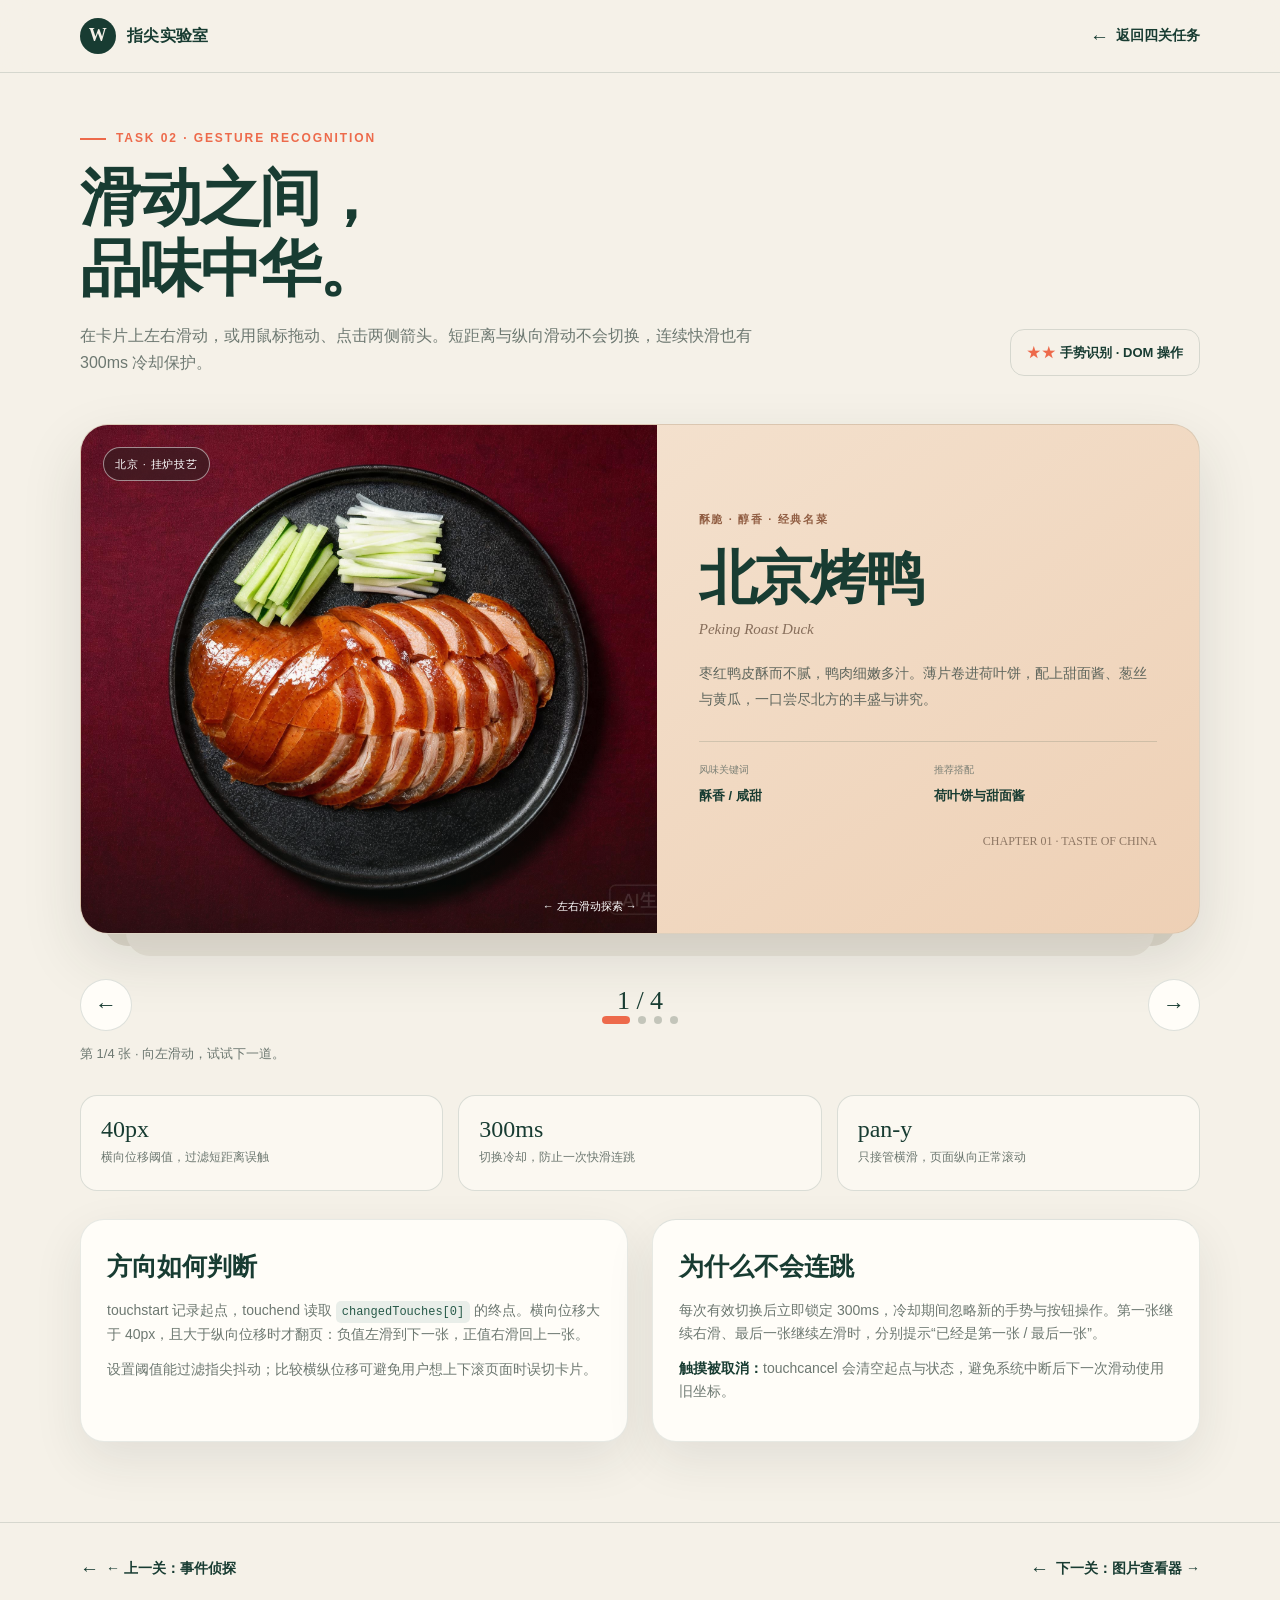
<file: mobile-gesture.html>
<!DOCTYPE html>
<!--
  姓名：张曦文
  学号：未提供
  使用大模型：Kimi-K3.1-Pro
  功能：任务二——中华美食卡片左右滑动切换
-->
<html lang="zh-CN">
<head>
  <meta charset="UTF-8">
  <meta name="viewport" content="width=device-width, initial-scale=1.0">
  <meta name="theme-color" content="#f5f1e8">
  <link rel="icon" href="assets/wy-favicon.svg" type="image/svg+xml">
  <title>任务二｜中华美食手势卡片</title>
  <link rel="stylesheet" href="css/wy-common.css">
  <style>
    .wy_deck { position: relative; padding: 12px 0 0; }
    .wy_deck::before, .wy_deck::after { content: ""; position: absolute; z-index: 0; right: 24px; bottom: -12px; left: 24px; height: 80px; border-radius: 24px; background: #ded8ca; }
    .wy_deck::after { right: 46px; bottom: -22px; left: 46px; background: #e9e3d8; }
    .wy_food_card { position: relative; z-index: 2; display: grid; grid-template-columns: 1.03fr .97fr; min-height: 510px; overflow: hidden; border: 1px solid rgba(24,60,50,.1); border-radius: 28px; box-shadow: 0 24px 60px rgba(38,48,39,.13); background: #f4dfcb; touch-action: pan-y; user-select: none; -webkit-user-select: none; -webkit-touch-callout: none; cursor: grab; transition: transform .3s ease, opacity .3s ease; }
    .wy_food_card:active { cursor: grabbing; }
    .wy_food_photo { position: relative; min-height: 360px; overflow: hidden; }
    .wy_food_photo img { width: 100%; height: 100%; object-fit: cover; pointer-events: none; }
    .wy_food_photo::after { content: ""; position: absolute; inset: 60% 0 0; background: linear-gradient(transparent,rgba(20,30,24,.36)); }
    .wy_food_location { position: absolute; z-index: 2; top: 22px; left: 22px; padding: 7px 11px; border: 1px solid rgba(255,255,255,.5); border-radius: 99px; background: rgba(20,35,28,.4); backdrop-filter: blur(10px); color: #fff; font-size: 11px; letter-spacing: .08em; }
    .wy_food_swipe { position: absolute; z-index: 2; right: 20px; bottom: 18px; color: #fff; font-size: 11px; }
    .wy_food_body { display: flex; flex-direction: column; justify-content: center; padding: 45px 42px; color: var(--wy_ink); }
    .wy_food_category { margin: 0 0 18px; color: #915e43; font-size: 11px; font-weight: 800; letter-spacing: .15em; }
    .wy_food_name { margin: 0; font-family: "Songti SC", "STSong", "SimSun", serif; font-size: clamp(40px,5vw,58px); line-height: 1.15; letter-spacing: -.04em; }
    .wy_food_en { margin: 8px 0 22px; color: #876e5b; font: italic 15px Georgia, serif; }
    .wy_food_desc { margin: 0; color: #5f665d; font-size: 14px; line-height: 1.9; }
    .wy_food_facts { display: grid; grid-template-columns: 1fr 1fr; gap: 12px; margin-top: 28px; padding-top: 20px; border-top: 1px solid rgba(24,60,50,.15); }
    .wy_food_fact small { display: block; margin-bottom: 4px; color: #7c8076; font-size: 10px; }
    .wy_food_fact strong { font-size: 13px; font-weight: 700; }
    .wy_food_index { align-self: flex-end; margin-top: 25px; color: #8e7764; font: 12px Georgia, serif; }
    .wy_theme_duck { background: linear-gradient(145deg,#f6e8d8,#eed0b5); }
    .wy_theme_tofu { background: linear-gradient(145deg,#e5eee2,#c8ddce); }
    .wy_theme_fish { background: linear-gradient(145deg,#f4ded3,#e9b7a5); }
    .wy_theme_noodles { background: linear-gradient(145deg,#e2e9ec,#c6d8df); }
    .wy_theme_tofu .wy_food_category, .wy_theme_tofu .wy_food_en, .wy_theme_tofu .wy_food_index { color: #507361; }
    .wy_theme_fish .wy_food_category, .wy_theme_fish .wy_food_en, .wy_theme_fish .wy_food_index { color: #9b5547; }
    .wy_theme_noodles .wy_food_category, .wy_theme_noodles .wy_food_en, .wy_theme_noodles .wy_food_index { color: #526f7c; }
    .wy_enter_next { transform: translateX(38px); opacity: .15; transition: none; }
    .wy_enter_prev { transform: translateX(-38px); opacity: .15; transition: none; }
    .wy_deck_controls { position: relative; z-index: 3; display: grid; grid-template-columns: 1fr auto 1fr; align-items: center; gap: 20px; margin-top: 45px; }
    .wy_arrow { display: grid; place-items: center; width: 52px; height: 52px; border: 1px solid var(--wy_line); border-radius: 50%; background: var(--wy_card); color: var(--wy_ink); cursor: pointer; font-size: 22px; transition: background .2s, transform .2s; }
    .wy_arrow:active { transform: scale(.92); }
    .wy_arrow:disabled { opacity: .4; cursor: wait; }
    .wy_arrow_next { justify-self: end; }
    .wy_dots { display: flex; gap: 8px; }
    .wy_dot { width: 8px; height: 8px; padding: 0; border: 0; border-radius: 99px; background: #c3c5ba; cursor: pointer; transition: width .3s, background .3s; }
    .wy_dot[aria-current="true"] { width: 28px; background: var(--wy_coral); }
    .wy_counter { text-align: center; }
    .wy_counter strong { display: block; color: var(--wy_ink); font: 26px Georgia, serif; }
    .wy_counter strong > span { color: inherit; font-size: inherit; }
    .wy_specs { display: grid; grid-template-columns: repeat(3,1fr); gap: 15px; margin-top: 28px; }
    .wy_spec { padding: 20px; border: 1px solid var(--wy_line); border-radius: 17px; background: rgba(255,253,248,.55); }
    .wy_spec strong { display: block; color: var(--wy_ink); font: 24px Georgia, serif; }
    .wy_spec span { color: var(--wy_muted); font-size: 12px; }
    .wy_explain { display: grid; grid-template-columns: 1fr 1fr; gap: 24px; margin-top: 28px; }
    @media (hover:hover) { .wy_arrow:hover { background: #e6ece4; transform: translateY(-2px); } }
    @media (max-width: 760px) {
      .wy_food_card { grid-template-columns: 1fr; min-height: 0; }
      .wy_food_photo { height: 330px; min-height: 0; }
      .wy_food_body { padding: 30px 26px 27px; }
      .wy_food_name { font-size: 44px; }
      .wy_food_category { margin-bottom: 12px; }
      .wy_food_en { margin-bottom: 15px; }
      .wy_food_facts { margin-top: 20px; padding-top: 16px; }
      .wy_food_index { display: none; }
      .wy_deck_controls { margin-top: 42px; }
      .wy_explain { grid-template-columns: 1fr; }
    }
    @media (max-width: 420px) { .wy_food_photo { height: 280px; } .wy_specs { gap: 8px; } .wy_spec { padding: 15px 12px; } .wy_spec strong { font-size: 20px; } .wy_spec span { font-size: 10px; } }
  </style>
</head>
<body>
  <header class="wy_header"><nav class="wy_shell wy_nav" aria-label="页面导航"><a class="wy_brand" href="index.html"><span class="wy_brand_mark">W</span>指尖实验室</a><a class="wy_back" href="index.html#wy_tasks">返回四关任务</a></nav></header>
  <main class="wy_main"><div class="wy_shell">
    <div class="wy_task_head"><div><p class="wy_eyebrow">Task 02 · Gesture Recognition</p><h1 class="wy_title">滑动之间，<br>品味中华。</h1><p class="wy_lead">在卡片上左右滑动，或用鼠标拖动、点击两侧箭头。短距离与纵向滑动不会切换，连续快滑也有 300ms 冷却保护。</p></div><div class="wy_level"><span>★★</span> 手势识别 · DOM 操作</div></div>

    <section class="wy_deck" aria-label="中华美食卡片轮播">
      <article class="wy_food_card wy_theme_duck" id="wy_food_card" aria-live="polite">
        <div class="wy_food_photo"><img id="wy_food_image" src="assets/wy-duck-photo.jpg" alt="色泽枣红的北京烤鸭" width="1536" height="1024" draggable="false"><span class="wy_food_location" id="wy_food_location">北京 · 挂炉技艺</span><span class="wy_food_swipe">← 左右滑动探索 →</span></div>
        <div class="wy_food_body"><p class="wy_food_category" id="wy_food_category">酥脆 · 醇香 · 经典名菜</p><h2 class="wy_food_name" id="wy_food_name">北京烤鸭</h2><p class="wy_food_en" id="wy_food_en">Peking Roast Duck</p><p class="wy_food_desc" id="wy_food_desc">枣红鸭皮酥而不腻，鸭肉细嫩多汁。薄片卷进荷叶饼，配上甜面酱、葱丝与黄瓜，一口尝尽北方的丰盛与讲究。</p><div class="wy_food_facts"><div class="wy_food_fact"><small>风味关键词</small><strong id="wy_food_flavor">酥香 / 咸甜</strong></div><div class="wy_food_fact"><small>推荐搭配</small><strong id="wy_food_pair">荷叶饼与甜面酱</strong></div></div><span class="wy_food_index" id="wy_food_index">CHAPTER 01 · TASTE OF CHINA</span></div>
      </article>
    </section>
    <div class="wy_deck_controls">
      <button class="wy_arrow" id="wy_prev" type="button" aria-label="上一道美食">←</button>
      <div class="wy_counter"><strong><span id="wy_current">1</span> / 4</strong><div class="wy_dots" aria-label="选择美食"><button class="wy_dot" type="button" data-wy-index="0" aria-current="true" aria-label="第1张：北京烤鸭"></button><button class="wy_dot" type="button" data-wy-index="1" aria-current="false" aria-label="第2张：麻婆豆腐"></button><button class="wy_dot" type="button" data-wy-index="2" aria-current="false" aria-label="第3张：西湖醋鱼"></button><button class="wy_dot" type="button" data-wy-index="3" aria-current="false" aria-label="第4张：兰州牛肉面"></button></div></div>
      <button class="wy_arrow wy_arrow_next" id="wy_next" type="button" aria-label="下一道美食">→</button>
    </div>
    <p class="wy_status" id="wy_gesture_status" role="status">第 1/4 张 · 向左滑动，试试下一道。</p>

    <div class="wy_specs" aria-label="手势参数"><div class="wy_spec"><strong>40px</strong><span>横向位移阈值，过滤短距离误触</span></div><div class="wy_spec"><strong>300ms</strong><span>切换冷却，防止一次快滑连跳</span></div><div class="wy_spec"><strong>pan-y</strong><span>只接管横滑，页面纵向正常滚动</span></div></div>

    <section class="wy_explain">
      <article class="wy_card wy_panel"><h2 class="wy_section_title">方向如何判断</h2><div class="wy_text"><p>touchstart 记录起点，touchend 读取 <span class="wy_code">changedTouches[0]</span> 的终点。横向位移大于 40px，且大于纵向位移时才翻页：负值左滑到下一张，正值右滑回上一张。</p><p>设置阈值能过滤指尖抖动；比较横纵位移可避免用户想上下滚页面时误切卡片。</p></div></article>
      <article class="wy_card wy_panel"><h2 class="wy_section_title">为什么不会连跳</h2><div class="wy_text"><p>每次有效切换后立即锁定 300ms，冷却期间忽略新的手势与按钮操作。第一张继续右滑、最后一张继续左滑时，分别提示“已经是第一张 / 最后一张”。</p><p><strong>触摸被取消：</strong>touchcancel 会清空起点与状态，避免系统中断后下一次滑动使用旧坐标。</p></div></article>
    </section>
  </div></main>
  <footer class="wy_footer"><div class="wy_shell wy_footer_inner"><a class="wy_back" href="mobile-events.html">← 上一关：事件侦探</a><a class="wy_back" href="mobile-zoom.html">下一关：图片查看器 →</a></div></footer>

  <script>
    var wy_foods = [
      { name: '北京烤鸭', en: 'Peking Roast Duck', location: '北京 · 挂炉技艺', category: '酥脆 · 醇香 · 经典名菜', desc: '枣红鸭皮酥而不腻，鸭肉细嫩多汁。薄片卷进荷叶饼，配上甜面酱、葱丝与黄瓜，一口尝尽北方的丰盛与讲究。', flavor: '酥香 / 咸甜', pair: '荷叶饼与甜面酱', image: 'assets/wy-duck-photo.jpg', alt: '色泽枣红的北京烤鸭', theme: 'duck' },
      { name: '麻婆豆腐', en: 'Mapo Tofu', location: '四川 · 川菜经典', category: '麻辣 · 鲜嫩 · 下饭一绝', desc: '白嫩豆腐裹着红亮酱汁，花椒的麻与辣椒的香层层展开。牛肉末添一份醇厚，趁热拌饭，是川味最直接的快乐。', flavor: '麻辣 / 鲜香', pair: '米饭与青蒜', image: 'assets/wy-tofu-photo.jpg', alt: '红亮酱汁包裹的麻婆豆腐', theme: 'tofu' },
      { name: '西湖醋鱼', en: 'West Lake Vinegar Fish', location: '杭州 · 江南风味', category: '酸甜 · 细嫩 · 杭帮名菜', desc: '鲜活鱼肉以清水汆熟，浇上糖醋芡汁。鱼肉细嫩，酸甜里带着姜香，如西湖水色一般清鲜含蓄，层次分明。', flavor: '酸甜 / 鲜嫩', pair: '姜末与糖醋芡汁', image: 'assets/wy-fish-photo.jpg', alt: '浇有糖醋汁的西湖醋鱼', theme: 'fish' },
      { name: '兰州牛肉面', en: 'Lanzhou Beef Noodles', location: '兰州 · 一清二白', category: '汤清 · 面筋 · 西北烟火', desc: '一清汤、二白萝卜、三红辣油、四绿香菜、五黄面条。手工拉面筋道爽滑，牛肉汤清而味厚，一碗装下西北的清晨。', flavor: '清鲜 / 香辣', pair: '牛肉与油泼辣子', image: 'assets/wy-noodles-photo.jpg', alt: '配有牛肉与辣油的兰州牛肉面', theme: 'noodles' }
    ];
    var wy_card = document.getElementById('wy_food_card');
    var wy_index = 0;
    var wy_cooling = false;
    var wy_touch_x = 0;
    var wy_touch_y = 0;
    var wy_touching = false;
    var wy_mouse_down = false;
    var wy_mouse_x = 0;
    var wy_mouse_y = 0;
    var wy_ignore_mouse_until = 0;
    var wy_status = document.getElementById('wy_gesture_status');

    function wy_message(wy_text, wy_tone) {
      wy_status.textContent = wy_text;
      wy_status.setAttribute('data-wy-tone', wy_tone || '');
    }

    function wy_render(wy_direction) {
      var wy_food = wy_foods[wy_index];
      wy_card.className = 'wy_food_card wy_theme_' + wy_food.theme + (wy_direction > 0 ? ' wy_enter_next' : ' wy_enter_prev');
      document.getElementById('wy_food_image').src = wy_food.image;
      document.getElementById('wy_food_image').alt = wy_food.alt;
      document.getElementById('wy_food_location').textContent = wy_food.location;
      document.getElementById('wy_food_category').textContent = wy_food.category;
      document.getElementById('wy_food_name').textContent = wy_food.name;
      document.getElementById('wy_food_en').textContent = wy_food.en;
      document.getElementById('wy_food_desc').textContent = wy_food.desc;
      document.getElementById('wy_food_flavor').textContent = wy_food.flavor;
      document.getElementById('wy_food_pair').textContent = wy_food.pair;
      document.getElementById('wy_food_index').textContent = 'CHAPTER 0' + (wy_index + 1) + ' · TASTE OF CHINA';
      document.getElementById('wy_current').textContent = wy_index + 1;
      document.querySelectorAll('.wy_dot').forEach(function (wy_dot, wy_dot_index) { wy_dot.setAttribute('aria-current', String(wy_dot_index === wy_index)); });
      // 强制读取布局，让起始位移先生效，再进入 0.3s CSS 过渡。
      void wy_card.offsetWidth;
      wy_card.classList.remove('wy_enter_next', 'wy_enter_prev');
    }

    function wy_go(wy_target, wy_direction) {
      if (wy_cooling) {
        wy_message('切换冷却中，请稍等 300ms，避免一次跳两张。', 'warn');
        return;
      }
      if (wy_target < 0) {
        wy_message('已经是第一张，向左滑动可以继续探索。', 'warn');
        return;
      }
      if (wy_target >= wy_foods.length) {
        wy_message('已经是最后一张，向右滑动可以返回上一道。', 'warn');
        return;
      }
      if (wy_target === wy_index) return;
      wy_cooling = true;
      document.getElementById('wy_prev').disabled = true;
      document.getElementById('wy_next').disabled = true;
      wy_index = wy_target;
      wy_render(wy_direction);
      wy_message('已切换到第 ' + (wy_index + 1) + '/4 张：' + wy_foods[wy_index].name, 'success');
      setTimeout(function () {
        wy_cooling = false;
        document.getElementById('wy_prev').disabled = false;
        document.getElementById('wy_next').disabled = false;
      }, 300);
    }

    function wy_gesture_end(wy_end_x, wy_end_y, wy_start_x, wy_start_y) {
      var wy_dx = wy_end_x - wy_start_x;
      var wy_dy = wy_end_y - wy_start_y;
      if (Math.abs(wy_dx) < 40 || Math.abs(wy_dx) <= Math.abs(wy_dy)) {
        wy_message('未达到横向 40px 阈值，本次不切换。', '');
        return;
      }
      wy_go(wy_index + (wy_dx < 0 ? 1 : -1), wy_dx < 0 ? 1 : -1);
    }

    wy_card.addEventListener('touchstart', function (wy_event) {
      wy_ignore_mouse_until = Date.now() + 900;
      if (wy_event.touches.length !== 1) { wy_touching = false; return; }
      var wy_touch = wy_event.touches[0];
      wy_touch_x = wy_touch.clientX;
      wy_touch_y = wy_touch.clientY;
      wy_touching = true;
    }, { passive: true });

    wy_card.addEventListener('touchend', function (wy_event) {
      if (!wy_touching) return;
      var wy_touch = wy_event.changedTouches[0];
      wy_touching = false;
      if (!wy_touch) return;
      wy_gesture_end(wy_touch.clientX, wy_touch.clientY, wy_touch_x, wy_touch_y);
    }, { passive: true });

    wy_card.addEventListener('touchcancel', function () {
      wy_touching = false;
      wy_touch_x = wy_touch_y = 0;
    }, { passive: true });

    // 桌面鼠标拖动与触摸共用同一套方向和阈值判断。
    wy_card.addEventListener('mousedown', function (wy_event) {
      if (Date.now() < wy_ignore_mouse_until) return;
      wy_mouse_down = true;
      wy_mouse_x = wy_event.clientX;
      wy_mouse_y = wy_event.clientY;
    });
    window.addEventListener('mouseup', function (wy_event) {
      if (!wy_mouse_down) return;
      wy_mouse_down = false;
      wy_gesture_end(wy_event.clientX, wy_event.clientY, wy_mouse_x, wy_mouse_y);
    });
    document.getElementById('wy_prev').addEventListener('click', function () { wy_go(wy_index - 1, -1); });
    document.getElementById('wy_next').addEventListener('click', function () { wy_go(wy_index + 1, 1); });
    document.querySelectorAll('.wy_dot').forEach(function (wy_dot) {
      wy_dot.addEventListener('click', function () {
        var wy_target = Number(wy_dot.getAttribute('data-wy-index'));
        wy_go(wy_target, wy_target > wy_index ? 1 : -1);
      });
    });
    document.addEventListener('keydown', function (wy_event) {
      if (wy_event.key === 'ArrowLeft') wy_go(wy_index - 1, -1);
      if (wy_event.key === 'ArrowRight') wy_go(wy_index + 1, 1);
    });

    // 提前缓存其余本地图片，首次滑动也能立即显示。
    wy_foods.forEach(function (wy_food) { var wy_preload = new Image(); wy_preload.src = wy_food.image; });
  </script>
</body>
</html>
</file>
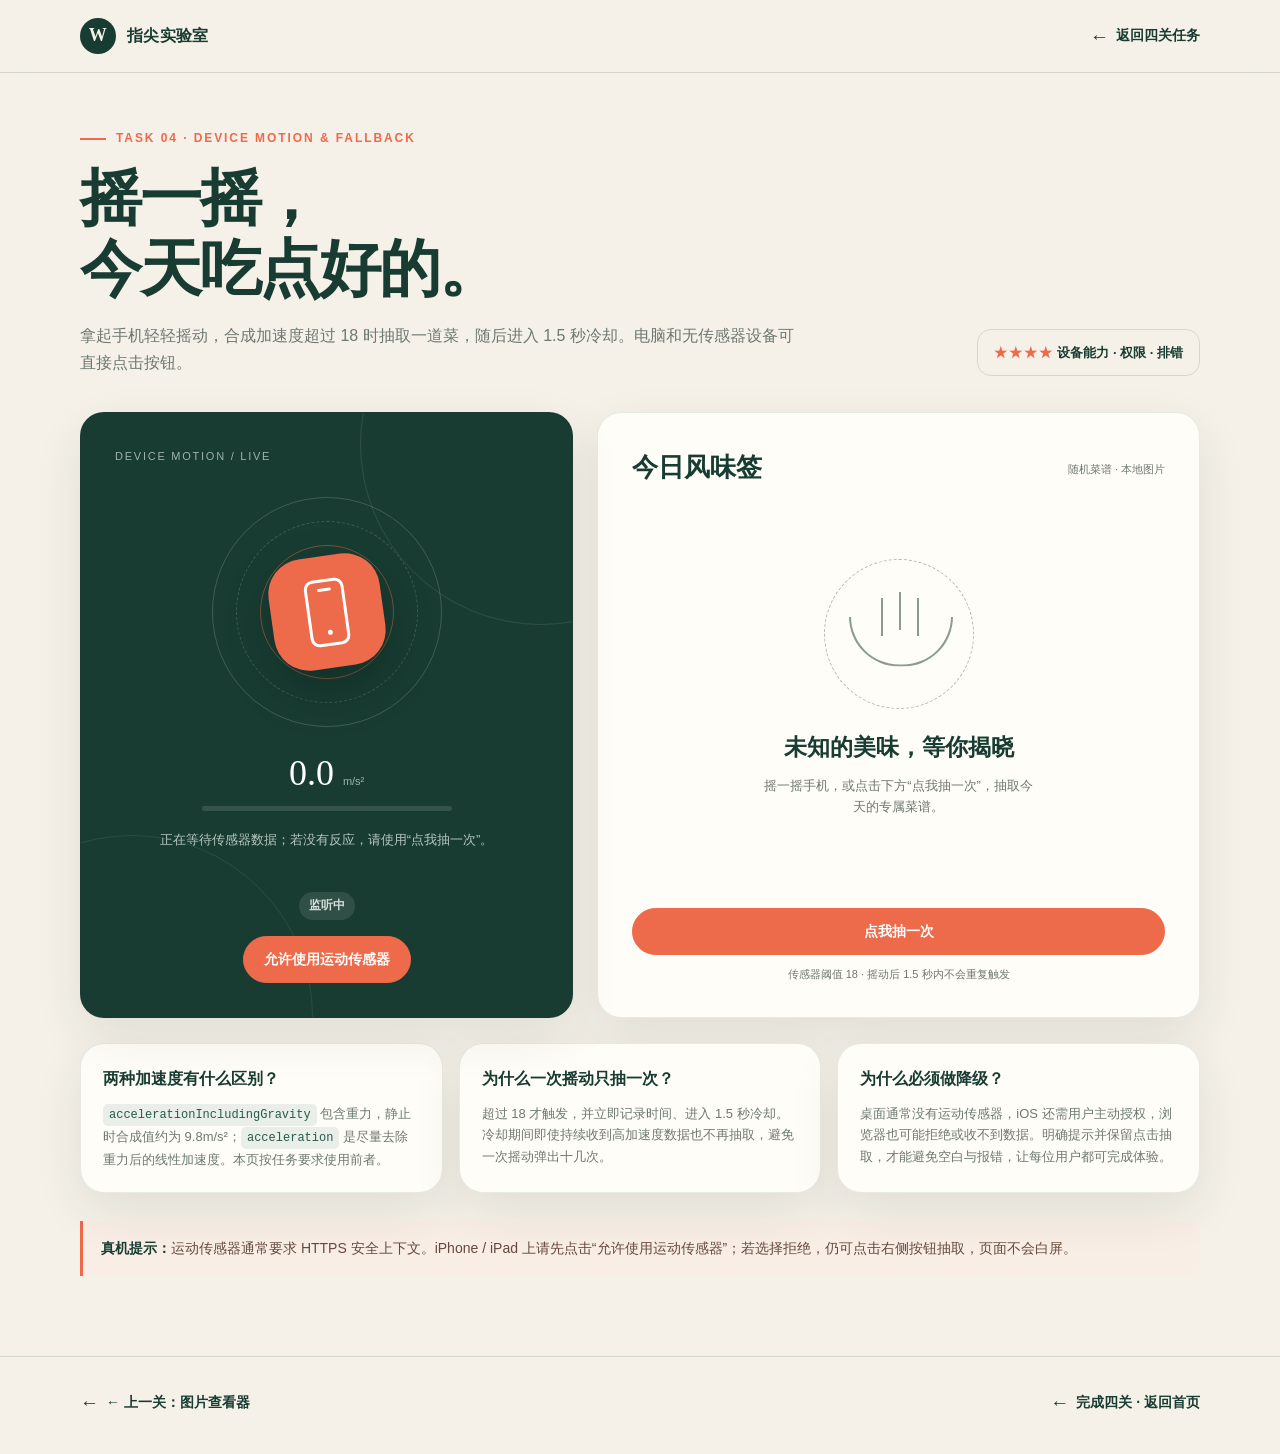
<file: mobile-sensor.html>
<!DOCTYPE html>
<!--
  姓名：张曦文
  学号：未提供
  使用大模型：Kimi-K3.1-Pro
  功能：任务四——devicemotion 摇一摇抽取今日菜谱与完整降级
-->
<html lang="zh-CN">
<head>
  <meta charset="UTF-8">
  <meta name="viewport" content="width=device-width, initial-scale=1.0">
  <meta name="theme-color" content="#f5f1e8">
  <link rel="icon" href="assets/wy-favicon.svg" type="image/svg+xml">
  <title>任务四｜摇一摇今日菜谱</title>
  <link rel="stylesheet" href="css/wy-common.css">
  <style>
    .wy_sensor_layout { display: grid; grid-template-columns: .9fr 1.1fr; gap: 24px; align-items: stretch; }
    .wy_sensor_console { position: relative; overflow: hidden; min-height: 520px; padding: 34px; background: var(--wy_ink); color: #fff; }
    .wy_sensor_console::before { content: ""; position: absolute; top: -150px; right: -150px; width: 360px; height: 360px; border: 1px solid rgba(255,255,255,.1); border-radius: 50%; }
    .wy_sensor_console::after { content: ""; position: absolute; bottom: -180px; left: -130px; width: 360px; height: 360px; border: 1px solid rgba(255,255,255,.08); border-radius: 50%; }
    .wy_sensor_content { position: relative; z-index: 2; display: flex; height: 100%; flex-direction: column; align-items: center; text-align: center; }
    .wy_sensor_label { align-self: flex-start; color: #9db4a8; font-size: 11px; letter-spacing: .16em; }
    .wy_shake_visual { position: relative; display: grid; place-items: center; width: 230px; height: 230px; margin: 32px auto 25px; }
    .wy_shake_ring { position: absolute; inset: 0; border: 1px solid rgba(255,255,255,.17); border-radius: 50%; }
    .wy_shake_ring:nth-child(2) { inset: 24px; border-style: dashed; }
    .wy_shake_ring:nth-child(3) { inset: 48px; border-color: rgba(237,106,75,.45); }
    .wy_shake_orb { position: relative; z-index: 2; display: grid; place-items: center; width: 112px; height: 112px; border-radius: 35px; background: var(--wy_coral); box-shadow: 0 20px 50px rgba(0,0,0,.2); transform: rotate(-8deg); }
    .wy_phone_icon { width: 40px; height: 67px; border: 3px solid #fff; border-radius: 9px; }
    .wy_phone_icon::before { content: ""; display: block; width: 14px; height: 3px; margin: 6px auto 0; border-radius: 3px; background: #fff; }
    .wy_phone_icon::after { content: ""; display: block; width: 5px; height: 5px; margin: 39px auto 0; border-radius: 50%; background: #fff; }
    .wy_sensor_connected .wy_shake_orb { animation: wy_breathe 2.5s ease-in-out infinite; }
    .wy_sensor_console.wy_shaking .wy_shake_visual { animation: wy_shake .45s ease; }
    @keyframes wy_breathe { 0%,100% { transform: rotate(-8deg) scale(1); } 50% { transform: rotate(5deg) scale(1.06); } }
    @keyframes wy_shake { 0%,100% { transform: translateX(0) rotate(0); } 20% { transform: translateX(-12px) rotate(-5deg); } 40% { transform: translateX(12px) rotate(5deg); } 60% { transform: translateX(-9px) rotate(-3deg); } 80% { transform: translateX(8px) rotate(3deg); } }
    .wy_sensor_value { font: 36px Georgia,serif; }
    .wy_sensor_value small { color: #9db4a8; font: 11px -apple-system,BlinkMacSystemFont,"Segoe UI",sans-serif; }
    .wy_meter { width: min(250px,90%); height: 5px; margin: 12px auto 18px; overflow: hidden; border-radius: 99px; background: rgba(255,255,255,.12); }
    .wy_meter_fill { width: 0; height: 100%; border-radius: inherit; background: var(--wy_coral); transition: width .12s linear; }
    .wy_sensor_help { min-height: 48px; margin: 0; color: #b6c7be; font-size: 13px; }
    .wy_sensor_console .wy_badge { margin-top: 15px; background: rgba(255,255,255,.1); color: #d5e0da; }
    .wy_permission { margin-top: 16px; border-color: var(--wy_coral); background: var(--wy_coral); }
    .wy_result_panel { display: flex; flex-direction: column; padding: 34px; }
    .wy_result_head { display: flex; align-items: center; justify-content: space-between; gap: 16px; }
    .wy_result_head h2 { margin: 0; color: var(--wy_ink); font-family: "Songti SC",serif; font-size: 26px; }
    .wy_result_head span { color: var(--wy_muted); font-size: 11px; }
    .wy_result_empty { display: grid; flex: 1; min-height: 340px; place-items: center; text-align: center; }
    .wy_empty_art { position: relative; width: 150px; height: 150px; margin: 0 auto 20px; border: 1px dashed #b8b9aa; border-radius: 50%; }
    .wy_empty_art::before { content: ""; position: absolute; top: 50%; left: 24px; width: 100px; height: 48px; border: 2px solid #8a9b90; border-top: 0; border-radius: 0 0 60px 60px; transform: translateY(-35%); }
    .wy_empty_art::after { content: ""; position: absolute; top: 32px; left: 50%; width: 2px; height: 38px; background: #8a9b90; box-shadow: -18px 6px 0 #8a9b90,18px 6px 0 #8a9b90; }
    .wy_result_empty h3 { margin: 0 0 8px; color: var(--wy_ink); font-family: "Songti SC",serif; font-size: 23px; }
    .wy_result_empty p { max-width: 280px; margin: 0; color: var(--wy_muted); font-size: 13px; }
    .wy_result_card { display: none; flex: 1; padding-top: 24px; }
    .wy_result_card.wy_visible { display: block; }
    .wy_result_card.wy_pop { animation: wy_pop .45s cubic-bezier(.2,.8,.2,1); }
    @keyframes wy_pop { 0% { opacity: 0; transform: translateY(20px) scale(.96); } 100% { opacity: 1; transform: translateY(0) scale(1); } }
    .wy_result_photo { position: relative; height: 250px; overflow: hidden; border-radius: 18px; }
    .wy_result_photo img { width: 100%; height: 100%; object-fit: cover; }
    .wy_result_photo span { position: absolute; right: 14px; bottom: 14px; padding: 6px 10px; border-radius: 99px; background: rgba(20,45,36,.75); color: #fff; font-size: 10px; }
    .wy_result_name { margin: 20px 0 4px; color: var(--wy_ink); font-family: "Songti SC",serif; font-size: 32px; }
    .wy_result_en { margin: 0 0 12px; color: var(--wy_coral); font: italic 13px Georgia,serif; }
    .wy_result_desc { margin: 0; color: var(--wy_muted); font-size: 13px; }
    .wy_manual_area { margin-top: 22px; text-align: center; }
    .wy_manual_area .wy_btn { width: 100%; }
    .wy_manual_note { margin: 10px 0 0; color: var(--wy_muted); font-size: 11px; }
    .wy_sensor_notes { display: grid; grid-template-columns: repeat(3,1fr); gap: 16px; margin-top: 25px; }
    .wy_sensor_note { padding: 22px; }
    .wy_sensor_note h3 { margin: 0 0 10px; color: var(--wy_ink); font-size: 16px; }
    .wy_sensor_note p { margin: 0; color: var(--wy_muted); font-size: 13px; }
    @media (max-width: 850px) { .wy_sensor_layout { grid-template-columns: 1fr; } .wy_sensor_console { min-height: 470px; } .wy_sensor_notes { grid-template-columns: 1fr; } }
    @media (max-width: 480px) { .wy_sensor_console, .wy_result_panel { padding: 24px; } .wy_sensor_console { min-height: 450px; } .wy_shake_visual { width: 200px; height: 200px; margin-top: 28px; } .wy_shake_orb { width: 98px; height: 98px; } .wy_result_head h2 { font-size: 23px; } .wy_result_photo { height: 220px; } }
  </style>
</head>
<body>
  <header class="wy_header"><nav class="wy_shell wy_nav" aria-label="页面导航"><a class="wy_brand" href="index.html"><span class="wy_brand_mark">W</span>指尖实验室</a><a class="wy_back" href="index.html#wy_tasks">返回四关任务</a></nav></header>
  <main class="wy_main"><div class="wy_shell">
    <div class="wy_task_head"><div><p class="wy_eyebrow">Task 04 · Device Motion & Fallback</p><h1 class="wy_title">摇一摇，<br>今天吃点好的。</h1><p class="wy_lead">拿起手机轻轻摇动，合成加速度超过 18 时抽取一道菜，随后进入 1.5 秒冷却。电脑和无传感器设备可直接点击按钮。</p></div><div class="wy_level"><span>★★★★</span> 设备能力 · 权限 · 排错</div></div>

    <div class="wy_sensor_layout">
      <section class="wy_card wy_sensor_console" id="wy_sensor_console" aria-label="加速度传感器状态">
        <div class="wy_sensor_content"><span class="wy_sensor_label">DEVICE MOTION / LIVE</span><div class="wy_shake_visual"><span class="wy_shake_ring"></span><span class="wy_shake_ring"></span><span class="wy_shake_ring"></span><div class="wy_shake_orb"><span class="wy_phone_icon"></span></div></div><div class="wy_sensor_value"><span id="wy_motion_value">0.0</span> <small>m/s²</small></div><div class="wy_meter" aria-hidden="true"><div class="wy_meter_fill" id="wy_meter_fill"></div></div><p class="wy_sensor_help" id="wy_sensor_help">正在检测设备的运动传感器……</p><span class="wy_badge" id="wy_sensor_state">检测中</span><button class="wy_btn wy_permission" id="wy_permission" type="button" hidden>允许使用运动传感器</button></div>
      </section>

      <section class="wy_card wy_result_panel" aria-labelledby="wy_result_title">
        <div class="wy_result_head"><h2 id="wy_result_title">今日风味签</h2><span>随机菜谱 · 本地图片</span></div>
        <div class="wy_result_empty" id="wy_result_empty"><div><div class="wy_empty_art"></div><h3>未知的美味，等你揭晓</h3><p>摇一摇手机，或点击下方“点我抽一次”，抽取今天的专属菜谱。</p></div></div>
        <article class="wy_result_card" id="wy_result_card" aria-live="polite"><div class="wy_result_photo"><img id="wy_result_image" src="assets/wy-duck-photo.jpg" alt="" width="1536" height="1024"><span id="wy_result_location">北京</span></div><h3 class="wy_result_name" id="wy_result_name"></h3><p class="wy_result_en" id="wy_result_en"></p><p class="wy_result_desc" id="wy_result_desc"></p></article>
        <div class="wy_manual_area"><button class="wy_btn wy_btn_coral" id="wy_manual_draw" type="button">点我抽一次</button><p class="wy_manual_note" id="wy_cooldown_note">传感器阈值 18 · 摇动后 1.5 秒内不会重复触发</p></div>
      </section>
    </div>

    <section class="wy_sensor_notes" aria-label="传感器答辩说明">
      <article class="wy_card wy_sensor_note"><h3>两种加速度有什么区别？</h3><p><span class="wy_code">accelerationIncludingGravity</span> 包含重力，静止时合成值约为 9.8m/s²；<span class="wy_code">acceleration</span> 是尽量去除重力后的线性加速度。本页按任务要求使用前者。</p></article>
      <article class="wy_card wy_sensor_note"><h3>为什么一次摇动只抽一次？</h3><p>超过 18 才触发，并立即记录时间、进入 1.5 秒冷却。冷却期间即使持续收到高加速度数据也不再抽取，避免一次摇动弹出十几次。</p></article>
      <article class="wy_card wy_sensor_note"><h3>为什么必须做降级？</h3><p>桌面通常没有运动传感器，iOS 还需用户主动授权，浏览器也可能拒绝或收不到数据。明确提示并保留点击抽取，才能避免空白与报错，让每位用户都可完成体验。</p></article>
    </section>
    <div class="wy_note wy_section"><strong>真机提示：</strong>运动传感器通常要求 HTTPS 安全上下文。iPhone / iPad 上请先点击“允许使用运动传感器”；若选择拒绝，仍可点击右侧按钮抽取，页面不会白屏。</div>
  </div></main>
  <footer class="wy_footer"><div class="wy_shell wy_footer_inner"><a class="wy_back" href="mobile-zoom.html">← 上一关：图片查看器</a><a class="wy_back" href="index.html">完成四关 · 返回首页</a></div></footer>

  <script>
    var wy_recipes = [
      { name: '北京烤鸭', en: 'Peking Roast Duck', location: '北京', image: 'assets/wy-duck-photo.jpg', desc: '酥香鸭皮、细嫩鸭肉，配上饼与甜面酱。今天适合认真吃一顿经典好菜。' },
      { name: '麻婆豆腐', en: 'Mapo Tofu', location: '四川', image: 'assets/wy-tofu-photo.jpg', desc: '麻辣鲜香、豆腐软嫩，用一份热腾腾的川味唤醒今天的食欲。' },
      { name: '西湖醋鱼', en: 'West Lake Vinegar Fish', location: '杭州', image: 'assets/wy-fish-photo.jpg', desc: '酸甜芡汁衬出鱼肉鲜嫩，让清雅的江南风味成为今日的小确幸。' },
      { name: '兰州牛肉面', en: 'Lanzhou Beef Noodles', location: '兰州', image: 'assets/wy-noodles-photo.jpg', desc: '汤清、萝卜白、辣油红、面条黄。一碗热面，就是朴实又满足的答案。' }
    ];
    var wy_console = document.getElementById('wy_sensor_console');
    var wy_sensor_help = document.getElementById('wy_sensor_help');
    var wy_sensor_state = document.getElementById('wy_sensor_state');
    var wy_permission = document.getElementById('wy_permission');
    var wy_motion_timeout = null;
    var wy_motion_bound = false;
    var wy_received_data = false;
    var wy_cooling = false;
    var wy_last_shake = 0;
    var wy_last_result = -1;
    var wy_draw_count = 0;
    var wy_is_ios = /iPhone|iPad|iPod/.test(navigator.userAgent) || (/Macintosh/.test(navigator.userAgent) && navigator.maxTouchPoints > 1);

    function wy_set_sensor(wy_text, wy_state, wy_connected) {
      wy_sensor_help.textContent = wy_text;
      wy_sensor_state.textContent = wy_state;
      wy_console.classList.toggle('wy_sensor_connected', Boolean(wy_connected));
    }

    function wy_draw(wy_source) {
      var wy_index = Math.floor(Math.random() * wy_recipes.length);
      if (wy_recipes.length > 1) {
        while (wy_index === wy_last_result) wy_index = Math.floor(Math.random() * wy_recipes.length);
      }
      wy_last_result = wy_index;
      wy_draw_count += 1;
      var wy_recipe = wy_recipes[wy_index];
      var wy_card = document.getElementById('wy_result_card');
      document.getElementById('wy_result_empty').style.display = 'none';
      document.getElementById('wy_result_image').src = wy_recipe.image;
      document.getElementById('wy_result_image').alt = wy_recipe.name + '今日菜谱图片';
      document.getElementById('wy_result_location').textContent = wy_recipe.location;
      document.getElementById('wy_result_name').textContent = wy_recipe.name;
      document.getElementById('wy_result_en').textContent = wy_recipe.en;
      document.getElementById('wy_result_desc').textContent = wy_recipe.desc;
      wy_card.classList.add('wy_visible');
      wy_card.classList.remove('wy_pop');
      void wy_card.offsetWidth;
      wy_card.classList.add('wy_pop');
      document.getElementById('wy_cooldown_note').textContent = '第 ' + wy_draw_count + ' 次抽取 · ' + wy_source + ' · 今日推荐：' + wy_recipe.name;
    }

    function wy_shake_animation() {
      wy_console.classList.remove('wy_shaking');
      void wy_console.offsetWidth;
      wy_console.classList.add('wy_shaking');
      setTimeout(function () { wy_console.classList.remove('wy_shaking'); }, 480);
    }

    function wy_on_motion(wy_event) {
      var wy_acc = wy_event.accelerationIncludingGravity;
      if (!wy_acc) return;
      var wy_x = Number(wy_acc.x);
      var wy_y = Number(wy_acc.y);
      var wy_z = Number(wy_acc.z);
      if (!Number.isFinite(wy_x) || !Number.isFinite(wy_y) || !Number.isFinite(wy_z)) return;
      var wy_magnitude = Math.sqrt(wy_x * wy_x + wy_y * wy_y + wy_z * wy_z);
      // 部分桌面浏览器会派发全零事件，这不代表设备真的具有加速度传感器。
      if (wy_magnitude < .01) return;
      if (!wy_received_data) {
        wy_received_data = true;
        clearTimeout(wy_motion_timeout);
        wy_set_sensor('传感器已连接，摇一摇手机抽取今日菜谱。', '等待摇动', true);
      }
      document.getElementById('wy_motion_value').textContent = wy_magnitude.toFixed(1);
      document.getElementById('wy_meter_fill').style.width = Math.min(100, wy_magnitude / 24 * 100) + '%';
      var wy_now = Date.now();
      if (wy_magnitude > 18 && !wy_cooling && wy_now - wy_last_shake >= 1500) {
        wy_cooling = true;
        wy_last_shake = wy_now;
        wy_sensor_state.textContent = '冷却 1.5 秒';
        wy_sensor_help.textContent = '识别到一次摇动，已抽取一道菜；冷却期间不会重复触发。';
        wy_shake_animation();
        wy_draw('摇一摇触发');
        setTimeout(function () {
          wy_cooling = false;
          wy_sensor_state.textContent = '等待摇动';
          wy_sensor_help.textContent = '冷却结束，可以再次摇一摇。';
        }, 1500);
      }
    }

    function wy_watch_no_data() {
      clearTimeout(wy_motion_timeout);
      wy_motion_timeout = setTimeout(function () {
        if (!wy_received_data) wy_set_sensor('当前设备不支持，请用手机打开；也可以直接使用“点我抽一次”。', '无传感器数据 · 已降级', false);
      }, 3000);
    }

    function wy_bind_motion() {
      if (wy_motion_bound) return;
      wy_motion_bound = true;
      window.addEventListener('devicemotion', wy_on_motion, { passive: true });
      wy_set_sensor('正在等待传感器数据；若没有反应，请使用“点我抽一次”。', '监听中', false);
      wy_watch_no_data();
    }

    function wy_init_sensor() {
      if (!('DeviceMotionEvent' in window)) {
        wy_set_sensor('当前设备不支持，请用手机打开；也可以直接使用“点我抽一次”。', '设备不支持 · 已降级', false);
        return;
      }
      if (wy_is_ios && typeof window.DeviceMotionEvent.requestPermission === 'function') {
        wy_permission.hidden = false;
        wy_set_sensor('iOS 需要你的授权。请点击下方按钮，再摇动手机。', '等待 iOS 权限', false);
      } else wy_bind_motion();
    }

    wy_permission.addEventListener('click', function () {
      window.DeviceMotionEvent.requestPermission().then(function (wy_result) {
        if (wy_result === 'granted') {
          wy_permission.hidden = true;
          wy_bind_motion();
        } else {
          wy_set_sensor('未获得运动传感器权限。你仍可点击“点我抽一次”体验完整功能。', '权限未开启 · 已降级', false);
        }
      }).catch(function (wy_error) {
        wy_set_sensor('权限申请未完成，请检查 HTTPS 与浏览器设置；也可以点击“点我抽一次”。', '无法申请权限 · 已降级', false);
      });
    });
    document.getElementById('wy_manual_draw').addEventListener('click', function () {
      wy_draw('手动抽取');
      wy_shake_animation();
    });
    wy_init_sensor();
  </script>
</body>
</html>
</file>
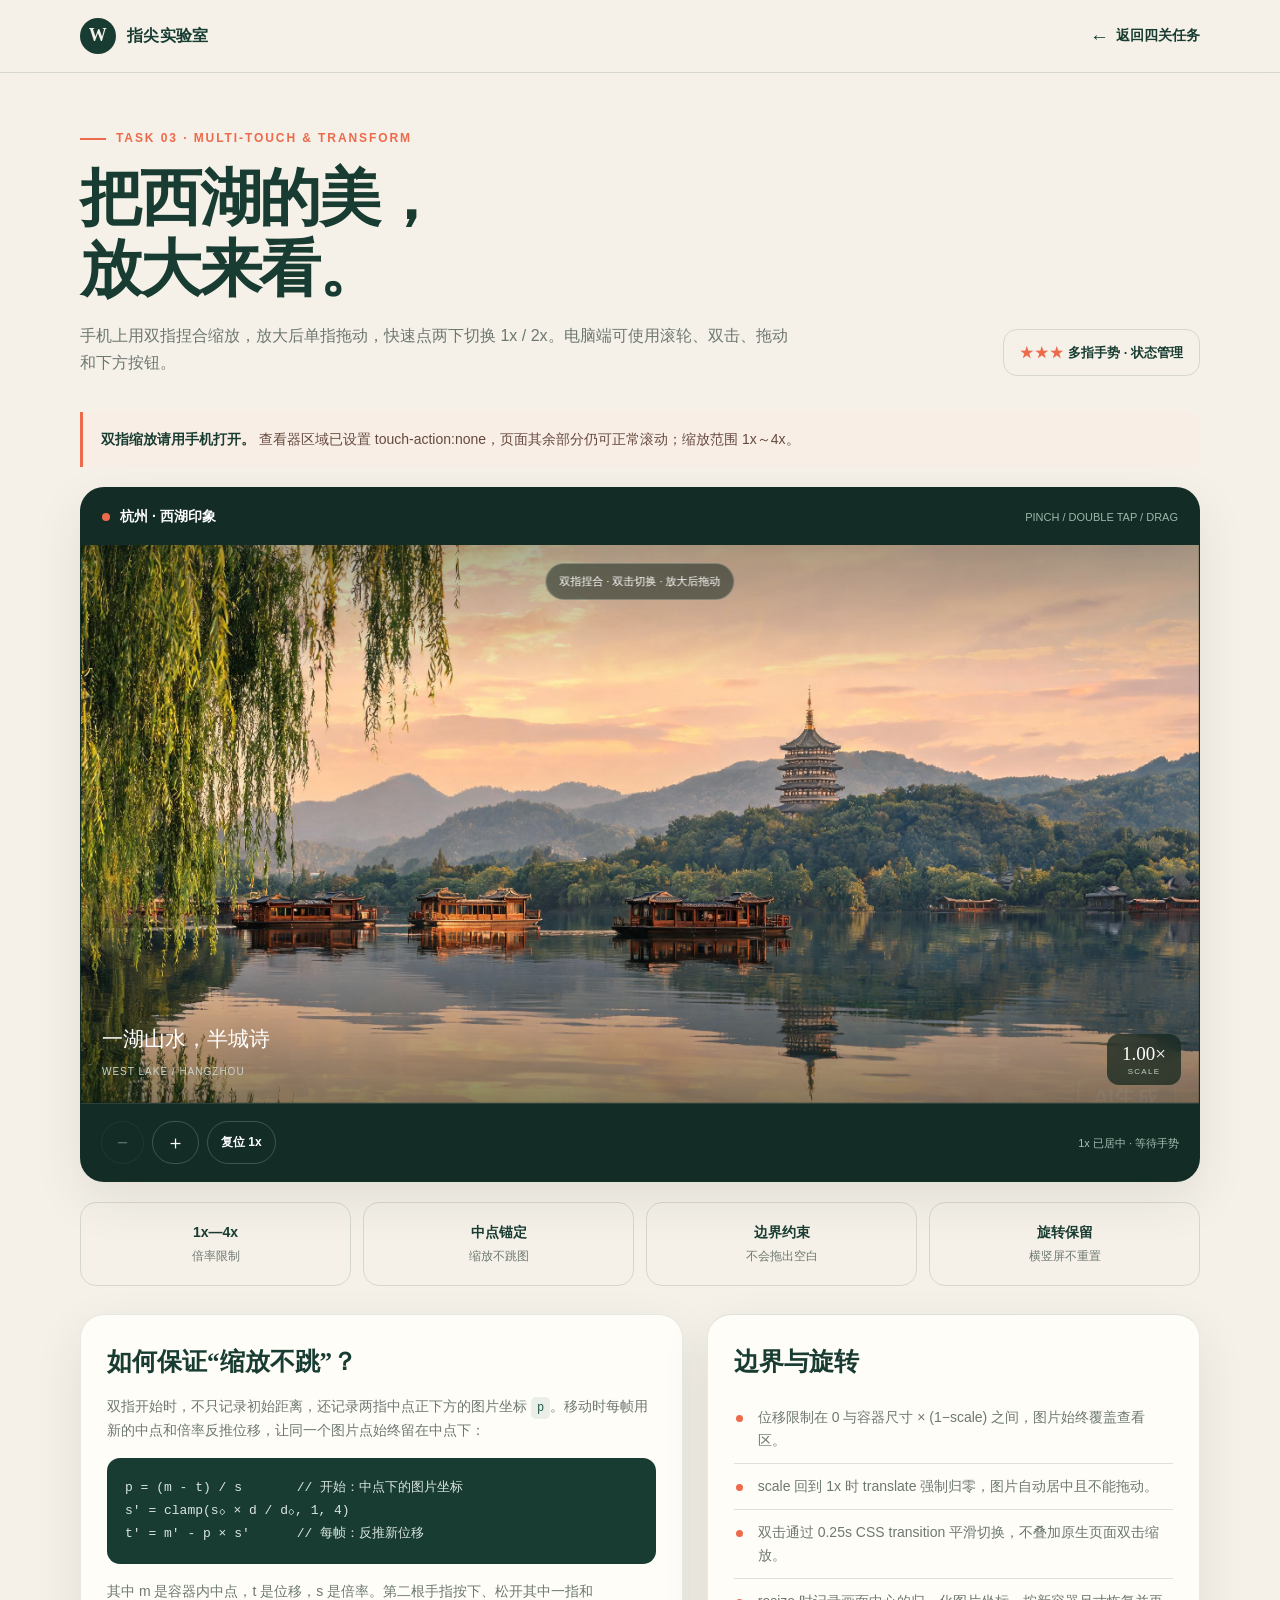
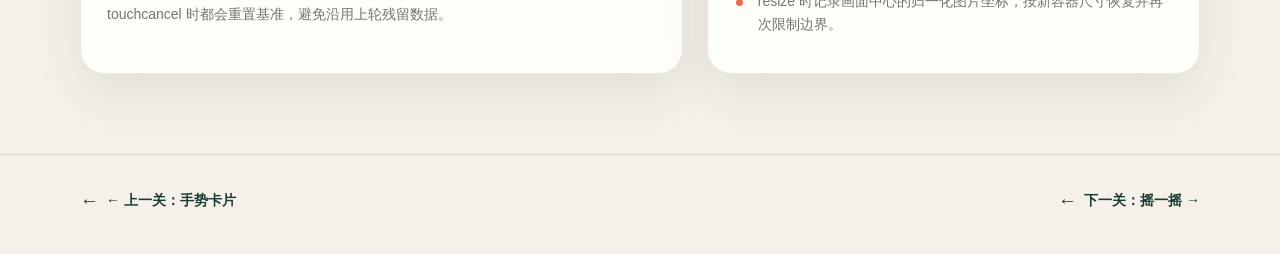
<file: mobile-zoom.html>
<!DOCTYPE html>
<!--
  姓名：张曦文
  学号：未提供
  使用大模型：Kimi-K3.1-Pro
  功能：任务三——双指中点缩放、双击放大、单指拖动与边界限制
-->
<html lang="zh-CN">
<head>
  <meta charset="UTF-8">
  <meta name="viewport" content="width=device-width, initial-scale=1.0">
  <meta name="theme-color" content="#f5f1e8">
  <link rel="icon" href="assets/wy-favicon.svg" type="image/svg+xml">
  <title>任务三｜西湖双指图片查看器</title>
  <link rel="stylesheet" href="css/wy-common.css">
  <style>
    .wy_viewer_card { overflow: hidden; background: #132d26; }
    .wy_viewer_bar { display: flex; align-items: center; justify-content: space-between; gap: 15px; padding: 17px 21px; color: #fff; }
    .wy_viewer_title { display: flex; align-items: center; gap: 10px; font-size: 14px; font-weight: 700; }
    .wy_viewer_title::before { content: ""; width: 8px; height: 8px; border-radius: 50%; background: var(--wy_coral); }
    .wy_viewer_bar small { color: #9eb5aa; font-size: 11px; }
    .wy_stage { position: relative; height: min(62vh,590px); min-height: 420px; overflow: hidden; background: #0d211b; touch-action: none; user-select: none; -webkit-user-select: none; -webkit-touch-callout: none; cursor: grab; }
    .wy_stage.wy_dragging { cursor: grabbing; }
    .wy_zoom_image { position: absolute; inset: 0; width: 100%; height: 100%; max-width: none; object-fit: cover; transform-origin: 0 0; will-change: transform; pointer-events: none; }
    .wy_zoom_image.wy_animated { transition: transform .25s ease; }
    .wy_stage_shade { position: absolute; inset: 0; background: linear-gradient(rgba(8,25,19,.34),transparent 24%,transparent 72%,rgba(8,25,19,.48)); pointer-events: none; }
    .wy_stage_tip { position: absolute; top: 18px; left: 50%; max-width: calc(100% - 32px); padding: 8px 13px; border: 1px solid rgba(255,255,255,.26); border-radius: 99px; background: rgba(13,33,27,.52); backdrop-filter: blur(10px); color: #fff; font-size: 11px; text-align: center; white-space: nowrap; transform: translateX(-50%); pointer-events: none; }
    .wy_scale_badge { position: absolute; right: 18px; bottom: 18px; min-width: 74px; padding: 9px 12px; border-radius: 12px; background: rgba(13,33,27,.7); backdrop-filter: blur(10px); color: #fff; font: 19px Georgia,serif; text-align: center; pointer-events: none; }
    .wy_scale_badge small { display: block; margin-top: 2px; color: #bad0c5; font: 8px -apple-system,BlinkMacSystemFont,"Segoe UI",sans-serif; letter-spacing: .16em; }
    .wy_photo_caption { position: absolute; bottom: 20px; left: 21px; color: #fff; pointer-events: none; }
    .wy_photo_caption strong { display: block; font-family: "Songti SC",serif; font-size: 21px; font-weight: 500; }
    .wy_photo_caption span { color: #c5d5cd; font-size: 10px; letter-spacing: .1em; }
    .wy_toolbar { display: flex; align-items: center; justify-content: space-between; gap: 18px; padding: 17px 20px; border-top: 1px solid rgba(255,255,255,.1); }
    .wy_toolbar_group { display: flex; gap: 8px; }
    .wy_tool_button { display: grid; place-items: center; min-width: 43px; height: 43px; padding: 0 13px; border: 1px solid rgba(255,255,255,.19); border-radius: 99px; background: transparent; color: #fff; cursor: pointer; font-size: 19px; }
    .wy_tool_button:active { background: rgba(255,255,255,.12); transform: scale(.95); }
    .wy_tool_button:disabled { opacity: .3; cursor: not-allowed; }
    .wy_reset_button { width: auto; font-size: 12px; font-weight: 700; }
    .wy_toolbar_status { color: #a8beb3; font-size: 11px; text-align: right; }
    .wy_feature_row { display: grid; grid-template-columns: repeat(4,1fr); gap: 12px; margin-top: 20px; }
    .wy_feature { padding: 18px 14px; border: 1px solid var(--wy_line); border-radius: 16px; color: var(--wy_muted); font-size: 12px; text-align: center; }
    .wy_feature strong { display: block; margin-bottom: 3px; color: var(--wy_ink); font-size: 14px; }
    .wy_formula { overflow-x: auto; margin: 16px 0; padding: 18px; border-radius: 13px; background: #183c32; color: #d9e5de; font: 13px/1.8 Consolas,monospace; white-space: pre; }
    .wy_answer_grid { display: grid; grid-template-columns: 1.1fr .9fr; gap: 24px; margin-top: 28px; }
    @media (hover:hover) { .wy_tool_button:hover { background: rgba(255,255,255,.1); } }
    @media (max-width: 760px) {
      .wy_stage { height: 57vh; min-height: 390px; }
      .wy_feature_row { grid-template-columns: repeat(2,1fr); }
      .wy_answer_grid { grid-template-columns: 1fr; }
      .wy_toolbar { padding: 15px; }
      .wy_toolbar_status { max-width: 160px; }
      .wy_photo_caption strong { font-size: 18px; }
    }
    @media (max-width: 420px) {
      .wy_stage { height: 53vh; min-height: 360px; }
      .wy_viewer_bar { padding: 15px; }
      .wy_viewer_bar small { display: none; }
      .wy_stage_tip { top: 13px; font-size: 10px; }
      .wy_photo_caption { bottom: 17px; left: 16px; }
      .wy_scale_badge { right: 14px; bottom: 14px; }
      .wy_toolbar { gap: 10px; }
      .wy_toolbar_group { gap: 6px; }
      .wy_tool_button { min-width: 40px; height: 40px; }
      .wy_toolbar_status { max-width: 125px; font-size: 10px; }
    }
  </style>
</head>
<body>
  <header class="wy_header"><nav class="wy_shell wy_nav" aria-label="页面导航"><a class="wy_brand" href="index.html"><span class="wy_brand_mark">W</span>指尖实验室</a><a class="wy_back" href="index.html#wy_tasks">返回四关任务</a></nav></header>
  <main class="wy_main"><div class="wy_shell">
    <div class="wy_task_head"><div><p class="wy_eyebrow">Task 03 · Multi-touch & Transform</p><h1 class="wy_title">把西湖的美，<br>放大来看。</h1><p class="wy_lead">手机上用双指捏合缩放，放大后单指拖动，快速点两下切换 1x / 2x。电脑端可使用滚轮、双击、拖动和下方按钮。</p></div><div class="wy_level"><span>★★★</span> 多指手势 · 状态管理</div></div>

    <div class="wy_note" style="margin-bottom:20px"><strong>双指缩放请用手机打开。</strong> 查看器区域已设置 touch-action:none，页面其余部分仍可正常滚动；缩放范围 1x～4x。</div>
    <section class="wy_card wy_viewer_card" aria-label="可交互西湖图片查看器">
      <div class="wy_viewer_bar"><span class="wy_viewer_title">杭州 · 西湖印象</span><small>PINCH / DOUBLE TAP / DRAG</small></div>
      <div class="wy_stage" id="wy_stage" role="application" aria-label="西湖图片，双指缩放，双击放大，放大后单指拖动">
        <img class="wy_zoom_image" id="wy_zoom_image" src="assets/wy-westlake-photo.jpg" alt="杭州西湖、群山与湖畔风景大图" width="1536" height="1024" draggable="false">
        <div class="wy_stage_shade"></div>
        <div class="wy_stage_tip">双指捏合 · 双击切换 · 放大后拖动</div>
        <div class="wy_photo_caption"><strong>一湖山水，半城诗</strong><span>WEST LAKE / HANGZHOU</span></div>
        <div class="wy_scale_badge"><span id="wy_scale_text">1.00×</span><small>SCALE</small></div>
      </div>
      <div class="wy_toolbar">
        <div class="wy_toolbar_group"><button class="wy_tool_button" id="wy_zoom_out" type="button" aria-label="缩小" disabled>−</button><button class="wy_tool_button" id="wy_zoom_in" type="button" aria-label="放大">＋</button><button class="wy_tool_button wy_reset_button" id="wy_reset" type="button">复位 1x</button></div>
        <span class="wy_toolbar_status" id="wy_viewer_status" role="status">1x 已居中 · 等待手势</span>
      </div>
    </section>
    <div class="wy_feature_row"><div class="wy_feature"><strong>1x—4x</strong>倍率限制</div><div class="wy_feature"><strong>中点锚定</strong>缩放不跳图</div><div class="wy_feature"><strong>边界约束</strong>不会拖出空白</div><div class="wy_feature"><strong>旋转保留</strong>横竖屏不重置</div></div>

    <section class="wy_answer_grid">
      <article class="wy_card wy_panel"><h2 class="wy_section_title">如何保证“缩放不跳”？</h2><div class="wy_text"><p>双指开始时，不只记录初始距离，还记录两指中点正下方的图片坐标 <span class="wy_code">p</span>。移动时每帧用新的中点和倍率反推位移，让同一个图片点始终留在中点下：</p></div><pre class="wy_formula">p = (m - t) / s       // 开始：中点下的图片坐标
s' = clamp(s₀ × d / d₀, 1, 4)
t' = m' - p × s'      // 每帧：反推新位移</pre><div class="wy_text"><p>其中 m 是容器内中点，t 是位移，s 是倍率。第二根手指按下、松开其中一指和 touchcancel 时都会重置基准，避免沿用上轮残留数据。</p></div></article>
      <article class="wy_card wy_panel"><h2 class="wy_section_title">边界与旋转</h2><ul class="wy_list"><li>位移限制在 0 与容器尺寸 × (1−scale) 之间，图片始终覆盖查看区。</li><li>scale 回到 1x 时 translate 强制归零，图片自动居中且不能拖动。</li><li>双击通过 0.25s CSS transition 平滑切换，不叠加原生页面双击缩放。</li><li>resize 时记录画面中心的归一化图片坐标，按新容器尺寸恢复并再次限制边界。</li></ul></article>
    </section>
  </div></main>
  <footer class="wy_footer"><div class="wy_shell wy_footer_inner"><a class="wy_back" href="mobile-gesture.html">← 上一关：手势卡片</a><a class="wy_back" href="mobile-sensor.html">下一关：摇一摇 →</a></div></footer>

  <script>
    var wy_stage = document.getElementById('wy_stage');
    var wy_image = document.getElementById('wy_zoom_image');
    var wy_scale_text = document.getElementById('wy_scale_text');
    var wy_viewer_status = document.getElementById('wy_viewer_status');
    var wy_scale = 1;
    var wy_tx = 0;
    var wy_ty = 0;
    var wy_mode = 'none';
    var wy_start_distance = 0;
    var wy_start_scale = 1;
    var wy_pinch_x = 0;
    var wy_pinch_y = 0;
    var wy_pan_start_x = 0;
    var wy_pan_start_y = 0;
    var wy_pan_origin_x = 0;
    var wy_pan_origin_y = 0;
    var wy_touch_start_x = 0;
    var wy_touch_start_y = 0;
    var wy_touch_start_time = 0;
    var wy_moved = false;
    var wy_last_tap = 0;
    var wy_mouse_down = false;
    var wy_ignore_mouse_until = 0;
    var wy_stage_width = 0;
    var wy_stage_height = 0;
    var wy_resize_timer = null;

    function wy_clamp(wy_value, wy_min, wy_max) { return Math.min(wy_max, Math.max(wy_min, wy_value)); }
    function wy_distance(wy_a, wy_b) { return Math.hypot(wy_b.clientX - wy_a.clientX, wy_b.clientY - wy_a.clientY); }
    function wy_midpoint(wy_a, wy_b) {
      var wy_rect = wy_stage.getBoundingClientRect();
      return { x: (wy_a.clientX + wy_b.clientX) / 2 - wy_rect.left, y: (wy_a.clientY + wy_b.clientY) / 2 - wy_rect.top };
    }
    function wy_local_point(wy_client_x, wy_client_y) {
      var wy_rect = wy_stage.getBoundingClientRect();
      return { x: wy_client_x - wy_rect.left, y: wy_client_y - wy_rect.top };
    }
    function wy_limit() {
      var wy_rect = wy_stage.getBoundingClientRect();
      if (wy_scale === 1) { wy_tx = 0; wy_ty = 0; return; }
      wy_tx = wy_clamp(wy_tx, wy_rect.width * (1 - wy_scale), 0);
      wy_ty = wy_clamp(wy_ty, wy_rect.height * (1 - wy_scale), 0);
    }
    function wy_apply(wy_animate) {
      wy_limit();
      wy_image.classList.toggle('wy_animated', Boolean(wy_animate));
      wy_image.style.transform = 'translate3d(' + wy_tx + 'px,' + wy_ty + 'px,0) scale(' + wy_scale + ')';
      wy_scale_text.textContent = wy_scale.toFixed(2) + '×';
      document.getElementById('wy_zoom_out').disabled = wy_scale <= 1;
      document.getElementById('wy_zoom_in').disabled = wy_scale >= 4;
    }
    function wy_status(wy_text) { wy_viewer_status.textContent = wy_text; }

    // 通用锚点缩放：先保存缩放点下的图片坐标，再按新倍率恢复它的位置。
    function wy_zoom_at(wy_new_scale, wy_client_x, wy_client_y, wy_animate) {
      var wy_p = wy_local_point(wy_client_x, wy_client_y);
      var wy_image_x = (wy_p.x - wy_tx) / wy_scale;
      var wy_image_y = (wy_p.y - wy_ty) / wy_scale;
      wy_scale = wy_clamp(wy_new_scale, 1, 4);
      wy_tx = wy_p.x - wy_image_x * wy_scale;
      wy_ty = wy_p.y - wy_image_y * wy_scale;
      wy_apply(wy_animate);
      wy_status(wy_scale === 1 ? '1x 已居中 · 等待手势' : '当前 ' + wy_scale.toFixed(2) + 'x · 可拖动查看');
    }

    function wy_start_pan(wy_touch) {
      wy_mode = 'pan';
      wy_pan_start_x = wy_touch.clientX;
      wy_pan_start_y = wy_touch.clientY;
      wy_pan_origin_x = wy_tx;
      wy_pan_origin_y = wy_ty;
    }

    function wy_start_pinch(wy_touches) {
      var wy_mid = wy_midpoint(wy_touches[0], wy_touches[1]);
      wy_mode = 'pinch';
      wy_start_distance = Math.max(1, wy_distance(wy_touches[0], wy_touches[1]));
      wy_start_scale = wy_scale;
      wy_pinch_x = (wy_mid.x - wy_tx) / wy_scale;
      wy_pinch_y = (wy_mid.y - wy_ty) / wy_scale;
      wy_moved = true;
      wy_last_tap = 0;
      wy_image.classList.remove('wy_animated');
    }

    wy_stage.addEventListener('touchstart', function (wy_event) {
      wy_ignore_mouse_until = Date.now() + 900;
      wy_image.classList.remove('wy_animated');
      if (wy_event.touches.length >= 2) {
        wy_event.preventDefault();
        wy_start_pinch(wy_event.touches);
        wy_status('双指缩放中 · 以两指中点为基准');
        return;
      }
      var wy_touch = wy_event.touches[0];
      wy_touch_start_x = wy_touch.clientX;
      wy_touch_start_y = wy_touch.clientY;
      wy_touch_start_time = Date.now();
      wy_moved = false;
      if (wy_scale > 1) wy_start_pan(wy_touch);
      else wy_mode = 'tap';
    }, { passive: false });

    wy_stage.addEventListener('touchmove', function (wy_event) {
      wy_event.preventDefault();
      if (wy_mode === 'pinch' && wy_event.touches.length >= 2) {
        var wy_current_distance = Math.max(1, wy_distance(wy_event.touches[0], wy_event.touches[1]));
        var wy_mid = wy_midpoint(wy_event.touches[0], wy_event.touches[1]);
        wy_scale = wy_clamp(wy_start_scale * wy_current_distance / wy_start_distance, 1, 4);
        wy_tx = wy_mid.x - wy_pinch_x * wy_scale;
        wy_ty = wy_mid.y - wy_pinch_y * wy_scale;
        wy_apply(false);
        wy_status('双指缩放中 · ' + wy_scale.toFixed(2) + 'x');
        return;
      }
      if ((wy_mode === 'pan' || wy_mode === 'tap') && wy_event.touches.length === 1) {
        var wy_touch = wy_event.touches[0];
        var wy_total_dx = wy_touch.clientX - wy_touch_start_x;
        var wy_total_dy = wy_touch.clientY - wy_touch_start_y;
        if (Math.hypot(wy_total_dx, wy_total_dy) > 7) wy_moved = true;
        if (wy_scale > 1) {
          wy_tx = wy_pan_origin_x + wy_touch.clientX - wy_pan_start_x;
          wy_ty = wy_pan_origin_y + wy_touch.clientY - wy_pan_start_y;
          wy_apply(false);
          wy_status('单指拖动 · 已限制图片边界');
        }
      }
    }, { passive: false });

    wy_stage.addEventListener('touchend', function (wy_event) {
      if (wy_mode === 'pinch') {
        if (wy_event.touches.length === 1) {
          // 双指变单指时重新记录起点，不能把整段双指位移算进拖动。
          wy_start_pan(wy_event.touches[0]);
          wy_touch_start_x = wy_event.touches[0].clientX;
          wy_touch_start_y = wy_event.touches[0].clientY;
          wy_moved = true;
        } else if (wy_event.touches.length === 0) {
          wy_mode = 'none';
          wy_apply(false);
          wy_status(wy_scale === 1 ? '1x 已居中 · 等待手势' : '缩放完成 · 可单指拖动');
        }
        return;
      }
      if (wy_event.touches.length > 0) return;
      var wy_touch = wy_event.changedTouches[0];
      if (wy_touch && !wy_moved && Date.now() - wy_touch_start_time < 350) {
        var wy_now = Date.now();
        if (wy_now - wy_last_tap < 300) {
          wy_last_tap = 0;
          wy_zoom_at(wy_scale > 1 ? 1 : 2, wy_touch.clientX, wy_touch.clientY, true);
          wy_status(wy_scale === 1 ? '双击复位 · 1x 已居中' : '双击放大 · 2x 可继续拖动');
        } else wy_last_tap = wy_now;
      }
      wy_mode = 'none';
    }, { passive: true });

    wy_stage.addEventListener('touchcancel', function () {
      wy_mode = 'none';
      wy_mouse_down = false;
      wy_last_tap = 0;
      wy_stage.classList.remove('wy_dragging');
      wy_apply(false);
      wy_status('触摸被系统中断 · 状态已安全清理');
    }, { passive: true });

    // 桌面滚轮以鼠标位置为缩放锚点。
    wy_stage.addEventListener('wheel', function (wy_event) {
      wy_event.preventDefault();
      wy_zoom_at(wy_scale * Math.exp(-wy_event.deltaY * .0015), wy_event.clientX, wy_event.clientY, false);
    }, { passive: false });

    wy_stage.addEventListener('dblclick', function (wy_event) {
      if (Date.now() < wy_ignore_mouse_until) return;
      wy_zoom_at(wy_scale > 1 ? 1 : 2, wy_event.clientX, wy_event.clientY, true);
    });
    wy_stage.addEventListener('mousedown', function (wy_event) {
      if (Date.now() < wy_ignore_mouse_until || wy_event.button !== 0 || wy_scale <= 1) return;
      wy_mouse_down = true;
      wy_stage.classList.add('wy_dragging');
      wy_pan_start_x = wy_event.clientX;
      wy_pan_start_y = wy_event.clientY;
      wy_pan_origin_x = wy_tx;
      wy_pan_origin_y = wy_ty;
      wy_image.classList.remove('wy_animated');
      wy_event.preventDefault();
    });
    window.addEventListener('mousemove', function (wy_event) {
      if (!wy_mouse_down) return;
      wy_tx = wy_pan_origin_x + wy_event.clientX - wy_pan_start_x;
      wy_ty = wy_pan_origin_y + wy_event.clientY - wy_pan_start_y;
      wy_apply(false);
      wy_status('鼠标拖动 · 已限制图片边界');
    });
    window.addEventListener('mouseup', function () {
      if (!wy_mouse_down) return;
      wy_mouse_down = false;
      wy_stage.classList.remove('wy_dragging');
      wy_apply(false);
    });

    function wy_button_zoom(wy_delta) {
      var wy_rect = wy_stage.getBoundingClientRect();
      wy_zoom_at(wy_scale + wy_delta, wy_rect.left + wy_rect.width / 2, wy_rect.top + wy_rect.height / 2, true);
    }
    document.getElementById('wy_zoom_in').addEventListener('click', function () { wy_button_zoom(.5); });
    document.getElementById('wy_zoom_out').addEventListener('click', function () { wy_button_zoom(-.5); });
    document.getElementById('wy_reset').addEventListener('click', function () {
      wy_scale = 1;
      wy_tx = wy_ty = 0;
      wy_apply(true);
      wy_status('已复位 · 1x 自动居中');
    });

    function wy_resize() {
      var wy_rect = wy_stage.getBoundingClientRect();
      if (wy_stage_width && wy_stage_height) {
        var wy_focus_x = (wy_stage_width / 2 - wy_tx) / (wy_stage_width * wy_scale);
        var wy_focus_y = (wy_stage_height / 2 - wy_ty) / (wy_stage_height * wy_scale);
        wy_tx = wy_rect.width / 2 - wy_focus_x * wy_rect.width * wy_scale;
        wy_ty = wy_rect.height / 2 - wy_focus_y * wy_rect.height * wy_scale;
      }
      wy_stage_width = wy_rect.width;
      wy_stage_height = wy_rect.height;
      wy_apply(false);
    }
    window.addEventListener('resize', function () {
      clearTimeout(wy_resize_timer);
      wy_resize_timer = setTimeout(function () {
        wy_resize();
        wy_status('屏幕尺寸已变化 · ' + wy_scale.toFixed(2) + 'x 状态已保留');
      }, 100);
    });
    window.addEventListener('orientationchange', function () { setTimeout(wy_resize, 180); });
    wy_resize();
  </script>
</body>
</html>
</file>
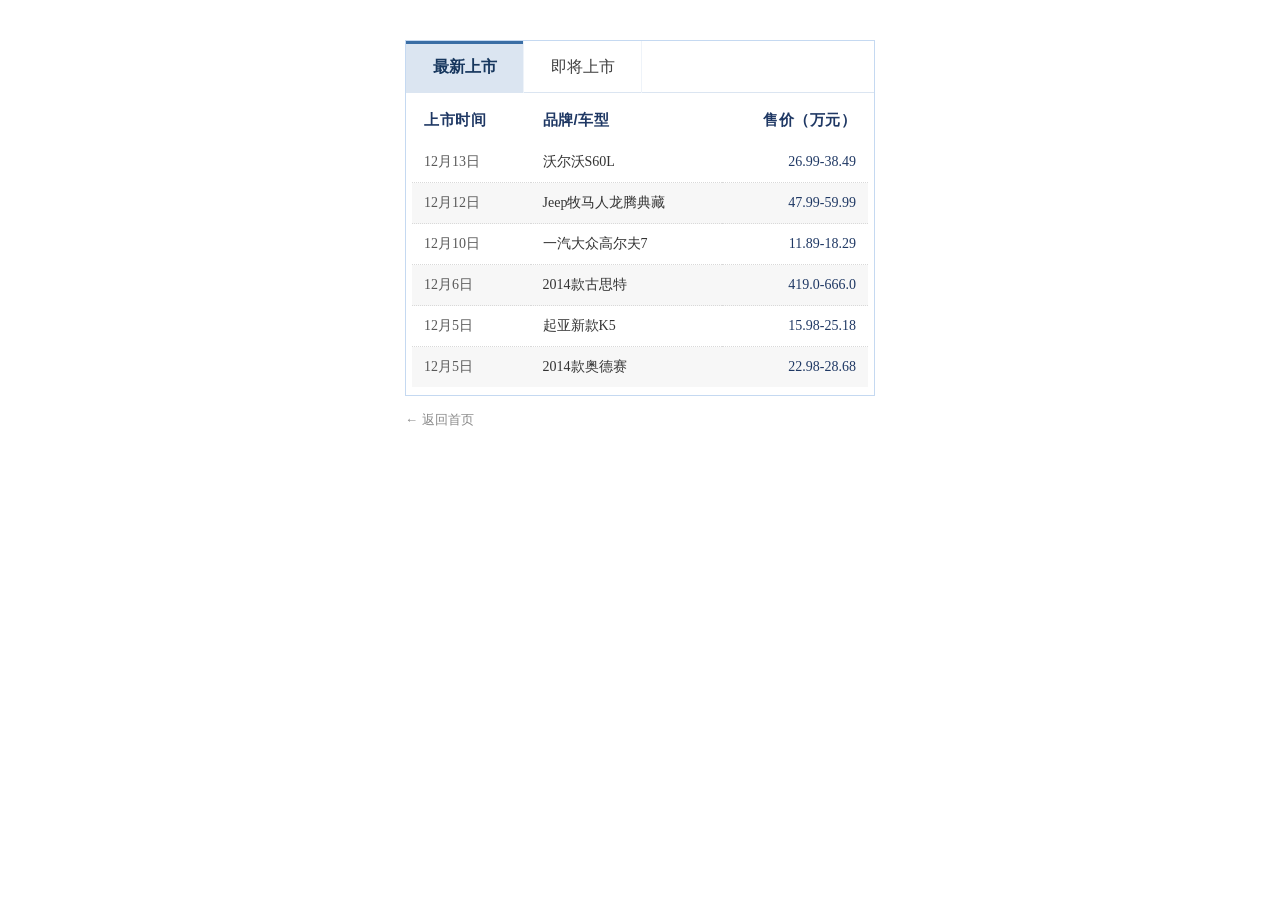
<file: zxw_car.html>
<!DOCTYPE html>
<!--
  作者：张曦文
  建立时间：2026-11-04 17:07
  使用大模型：DeepSeek-V4.1-Flash
  功能名称：最新上市 / 即将上市 新车选项卡表格（课堂测试 4.jpg 一比一还原）
-->
<html lang="zh-CN">
<head>
  <meta charset="UTF-8" />
  <meta name="viewport" content="width=device-width, initial-scale=1.0" />
  <title>最新上市 - 即将上市</title>
  <style>
    /* 基础重置：张曦文 —— 清除默认内外边距，统一盒模型 */
    * { box-sizing: border-box; margin: 0; padding: 0; }

    body {
      background: #ffffff;
      font-family: "Microsoft YaHei", "微软雅黑", SimSun, sans-serif;
      padding: 40px 0;
      color: #333;
    }

    /* ===== 选项卡卡片外框（还原 4.jpg）===== */
    .zxw_card {
      width: 470px;
      margin: 0 auto;
      background: #fff;
      border: 1px solid #c5d9f1;
    }

    /* --- 标签栏 --- */
    .zxw_tab_bar {
      display: flex;
      height: 52px;
      border-bottom: 1px solid #dbe5f1;
      background: #fff;
    }

    .zxw_tab_btn {
      min-width: 118px;
      padding: 0 16px;
      height: 52px;
      border: 0;
      border-right: 1px solid #eef3f9;
      background: transparent;
      font-family: inherit;
      font-size: 16px;
      color: #404040;
      cursor: pointer;
      outline: none;
      transition: background .2s ease, color .2s ease;
    }

    /* 选中态：浅蓝底 + 深蓝加粗字 + 顶部蓝色指示条 */
    .zxw_tab_btn.zxw_active {
      background: #dbe5f1;
      color: #17375e;
      font-weight: 700;
      box-shadow: inset 0 3px 0 #3a6ea5;
    }

    .zxw_tab_btn:hover {
      color: #17375e;
    }

    /* --- 内容面板 --- */
    .zxw_panel { display: none; padding: 4px 6px 8px; }
    .zxw_panel.zxw_active { display: block; }

    /* --- 数据表格 --- */
    .zxw_table {
      width: 100%;
      border-collapse: collapse;
      table-layout: fixed;
    }

    .zxw_table th {
      padding: 14px 12px 12px;
      text-align: left;
      font-size: 15px;
      font-weight: 700;
      color: #1f3864;
      letter-spacing: .5px;
    }

    .zxw_table td {
      padding: 11px 12px;
      font-family: SimSun, "宋体", serif;
      font-size: 14px;
      color: #333;
      border-bottom: 1px dotted #d9d9d9;
    }

    /* 隔行浅灰色底纹 */
    .zxw_table tbody tr:nth-child(even) td { background: #f7f7f7; }

    /* 最后一行不显示分隔线 */
    .zxw_table tbody tr:last-child td { border-bottom: 0; }

    /* 三列宽度：时间 / 车型 / 售价 */
    .zxw_table .zxw_col_date { width: 26%; }
    .zxw_table .zxw_col_price { width: 32%; text-align: right; }

    /* 日期列浅灰、售价列右对齐深蓝 */
    .zxw_table td.zxw_date { color: #595959; }
    .zxw_table td.zxw_price { text-align: right; color: #1f3864; }

    /* --- 返回首页 --- */
    .zxw_back_box { width: 470px; margin: 14px auto 0; }
    .zxw_back_link {
      font-size: 13px;
      color: #8a8a8a;
      text-decoration: none;
    }
    .zxw_back_link:hover { color: #17375e; text-decoration: underline; }
  </style>
</head>
<body>
  <!-- 选项卡组件：最新上市为默认选中 -->
  <div class="zxw_card" id="zxw_car_card">
    <!-- 标签栏 -->
    <div class="zxw_tab_bar" role="tablist">
      <button class="zxw_tab_btn zxw_active" role="tab" data-zxw-tab="zxw_panel_latest">最新上市</button>
      <button class="zxw_tab_btn" role="tab" data-zxw-tab="zxw_panel_upcoming">即将上市</button>
    </div>

    <!-- 最新上市面板（默认显示，数据与 4.jpg 一致） -->
    <div class="zxw_panel zxw_active" id="zxw_panel_latest" role="tabpanel">
      <table class="zxw_table">
        <thead>
          <tr>
            <th class="zxw_col_date">上市时间</th>
            <th>品牌/车型</th>
            <th class="zxw_col_price">售价（万元）</th>
          </tr>
        </thead>
        <tbody>
          <tr><td class="zxw_date">12月13日</td><td>沃尔沃S60L</td><td class="zxw_price">26.99-38.49</td></tr>
          <tr><td class="zxw_date">12月12日</td><td>Jeep牧马人龙腾典藏</td><td class="zxw_price">47.99-59.99</td></tr>
          <tr><td class="zxw_date">12月10日</td><td>一汽大众高尔夫7</td><td class="zxw_price">11.89-18.29</td></tr>
          <tr><td class="zxw_date">12月6日</td><td>2014款古思特</td><td class="zxw_price">419.0-666.0</td></tr>
          <tr><td class="zxw_date">12月5日</td><td>起亚新款K5</td><td class="zxw_price">15.98-25.18</td></tr>
          <tr><td class="zxw_date">12月5日</td><td>2014款奥德赛</td><td class="zxw_price">22.98-28.68</td></tr>
        </tbody>
      </table>
    </div>

    <!-- 即将上市面板 -->
    <div class="zxw_panel" id="zxw_panel_upcoming" role="tabpanel">
      <table class="zxw_table">
        <thead>
          <tr>
            <th class="zxw_col_date">上市时间</th>
            <th>品牌/车型</th>
            <th class="zxw_col_price">预计售价（万元）</th>
          </tr>
        </thead>
        <tbody>
          <tr><td class="zxw_date">12月18日</td><td>广汽本田新飞度</td><td class="zxw_price">7.38-11.28</td></tr>
          <tr><td class="zxw_date">12月20日</td><td>上海大众凌渡</td><td class="zxw_price">14.98-22.58</td></tr>
          <tr><td class="zxw_date">12月26日</td><td>长安福特新锐界</td><td class="zxw_price">24.98-42.98</td></tr>
        </tbody>
      </table>
    </div>
  </div>

  <!-- 返回首页 -->
  <div class="zxw_back_box">
    <a class="zxw_back_link" href="index.html">← 返回首页</a>
  </div>

  <!-- 外部引用选项卡脚本 -->
  <script src="js/zxw_car_tabs.js"></script>
</body>
</html>
</file>
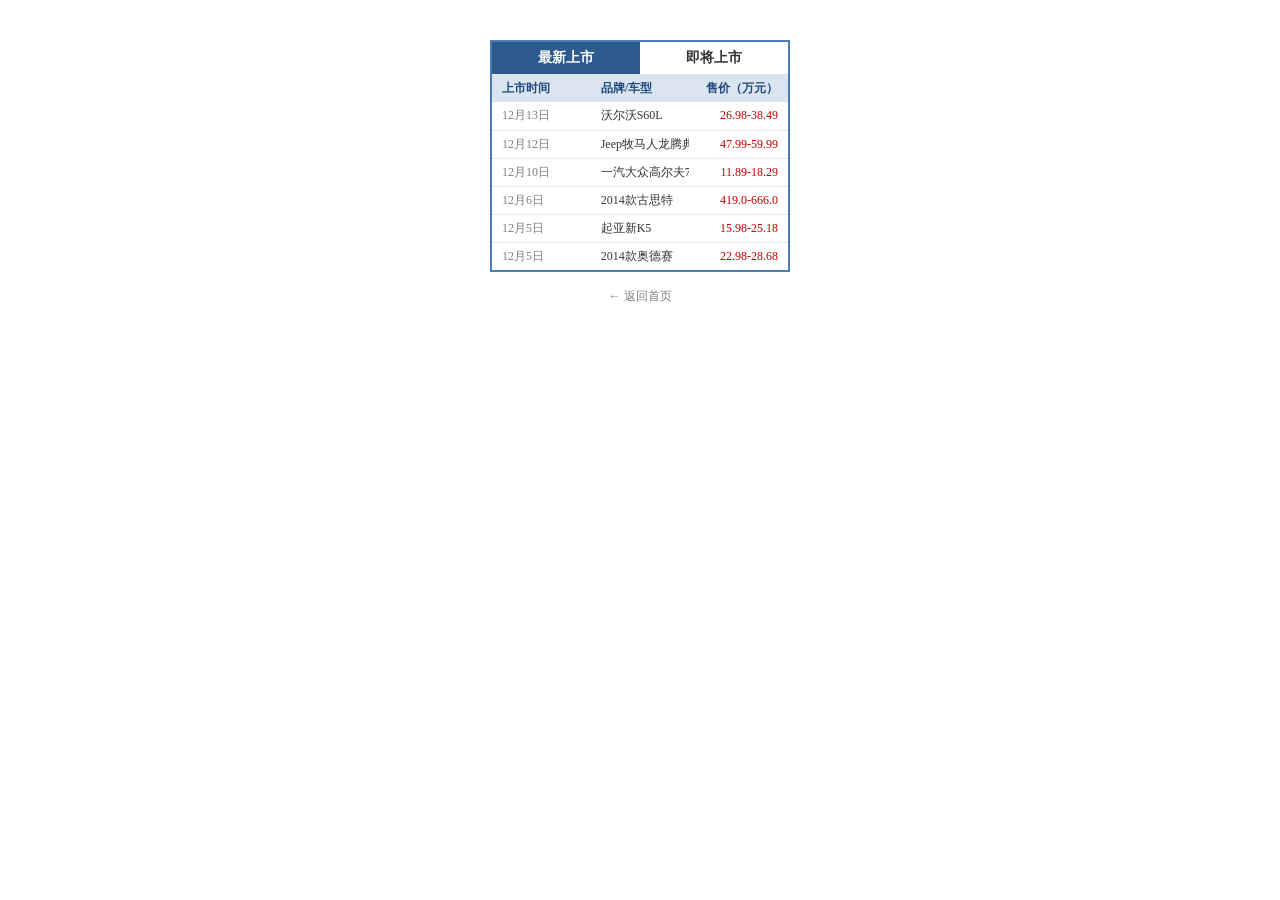
<file: zxw_newcar.html>
<!DOCTYPE html>
<!--
  作者：曹炳宇
  建立时间：2026-11-04 14:05
  使用大模型：GLM-5.3-Flash
  功能名称：最新上市/即将上市 新车选项卡表格（课堂测试 3-4 一比一还原）
-->
<html lang="zh-CN">
<head>
  <meta charset="UTF-8" />
  <meta name="viewport" content="width=device-width, initial-scale=1.0" />
  <title>最新上市 - 即将上市</title>
  <style>
    /* 基础重置 */
    * { box-sizing: border-box; margin: 0; padding: 0; }

    body {
      background: #ffffff;
      font-family: SimSun, "宋体", serif;
      font-size: 12px;
      color: #333;
      padding: 40px 0;
    }

    /* ===== 新车选项卡组件（一比一还原 4.jpg） ===== */
    .cby_widget {
      width: 300px;
      margin: 0 auto;
      border: 2px solid #4a7db5;
      background: #fff;
    }

    /* --- 标签栏 --- */
    .cby_tab_bar {
      display: flex;
    }

    .cby_tab_btn {
      flex: 1;
      height: 32px;
      font-family: SimSun, "宋体", serif;
      font-size: 14px;
      font-weight: 700;
      line-height: 32px;
      text-align: center;
      color: #333;
      background: #fff;
      border: none;
      cursor: pointer;
      padding: 0;
    }

    /* 选中状态：深蓝底白字 */
    .cby_tab_btn.cby_active {
      background: #2d5a8c;
      color: #fff;
    }

    /* --- 内容面板 --- */
    .cby_panel {
      display: none;
    }

    .cby_panel.cby_active {
      display: block;
    }

    /* --- 表格 --- */
    .cby_table {
      width: 100%;
      border-collapse: collapse;
      table-layout: fixed;
    }

    .cby_table th {
      height: 28px;
      background: #dbe5f1;
      color: #1f497d;
      font-size: 12px;
      font-weight: 700;
      text-align: left;
      padding: 0 10px;
    }

    .cby_table td {
      height: 28px;
      color: #333;
      border-bottom: 1px solid #e4e8f0;
      padding: 0 10px;
      white-space: nowrap;
      overflow: hidden;
    }

    /* 上市时间列：灰色 */
    .cby_table td.cby_date {
      color: #808080;
      width: 76px;
    }

    /* 售价列：右对齐、红色 */
    .cby_table td.cby_price {
      color: #c00000;
      text-align: right;
      width: 88px;
    }

    .cby_table th.cby_col_price {
      text-align: right;
    }

    .cby_table tbody tr:last-child td {
      border-bottom: none;
    }

    /* --- 返回首页链接 --- */
    .cby_back_box {
      width: 300px;
      margin: 16px auto 0;
      text-align: center;
    }

    .cby_back_link {
      font-size: 12px;
      color: #808080;
      text-decoration: none;
    }

    .cby_back_link:hover {
      color: #2d5a8c;
      text-decoration: underline;
    }
  </style>
</head>
<body>
  <!-- 新车选项卡组件：最新上市为默认选中 -->
  <div class="cby_widget" id="cby_car_widget">
    <!-- 标签栏 -->
    <div class="cby_tab_bar" role="tablist">
      <button class="cby_tab_btn cby_active" data-cby-tab="cby_panel_latest">最新上市</button>
      <button class="cby_tab_btn" data-cby-tab="cby_panel_upcoming">即将上市</button>
    </div>

    <!-- 最新上市面板（默认显示） -->
    <div class="cby_panel cby_active" id="cby_panel_latest">
      <table class="cby_table">
        <thead>
          <tr>
            <th>上市时间</th>
            <th>品牌/车型</th>
            <th class="cby_col_price">售价（万元）</th>
          </tr>
        </thead>
        <tbody>
          <tr><td class="cby_date">12月13日</td><td>沃尔沃S60L</td><td class="cby_price">26.98-38.49</td></tr>
          <tr><td class="cby_date">12月12日</td><td>Jeep牧马人龙腾典藏</td><td class="cby_price">47.99-59.99</td></tr>
          <tr><td class="cby_date">12月10日</td><td>一汽大众高尔夫7</td><td class="cby_price">11.89-18.29</td></tr>
          <tr><td class="cby_date">12月6日</td><td>2014款古思特</td><td class="cby_price">419.0-666.0</td></tr>
          <tr><td class="cby_date">12月5日</td><td>起亚新K5</td><td class="cby_price">15.98-25.18</td></tr>
          <tr><td class="cby_date">12月5日</td><td>2014款奥德赛</td><td class="cby_price">22.98-28.68</td></tr>
        </tbody>
      </table>
    </div>

    <!-- 即将上市面板 -->
    <div class="cby_panel" id="cby_panel_upcoming">
      <table class="cby_table">
        <thead>
          <tr>
            <th>上市时间</th>
            <th>品牌/车型</th>
            <th class="cby_col_price">预计售价（万元）</th>
          </tr>
        </thead>
        <tbody>
          <tr><td class="cby_date">12月18日</td><td>广汽本田新飞度</td><td class="cby_price">7.38-11.28</td></tr>
          <tr><td class="cby_date">12月20日</td><td>上海大众凌渡</td><td class="cby_price">14.98-22.58</td></tr>
          <tr><td class="cby_date">12月26日</td><td>长安福特新锐界</td><td class="cby_price">24.98-42.98</td></tr>
        </tbody>
      </table>
    </div>
  </div>

  <!-- 返回首页 -->
  <div class="cby_back_box">
    <a class="cby_back_link" href="index.html">← 返回首页</a>
  </div>

  <!-- 外部引用选项卡脚本 -->
  <script src="js/cby_car_tabs.js"></script>
</body>
</html>
</file>
<file: css/wy-common.css>
/* 姓名：张曦文 | 学号：未提供 | 使用大模型：Kimi-K3.1-Pro */
:root {
  --wy_paper: #f5f1e8;
  --wy_paper_deep: #ebe4d6;
  --wy_card: #fffdf8;
  --wy_ink: #183c32;
  --wy_text: #263b35;
  --wy_muted: #6d7871;
  --wy_line: rgba(24, 60, 50, .14);
  --wy_green: #183c32;
  --wy_green_2: #285a49;
  --wy_coral: #ed6a4b;
  --wy_coral_soft: #f9dfd4;
  --wy_gold: #d8a94e;
  --wy_shadow: 0 18px 50px rgba(33, 48, 40, .09);
  --wy_radius: 24px;
}

* { box-sizing: border-box; -webkit-tap-highlight-color: transparent; }
html { scroll-behavior: smooth; }
body {
  margin: 0;
  min-width: 300px;
  background: var(--wy_paper);
  color: var(--wy_text);
  font-family: -apple-system, BlinkMacSystemFont, "Segoe UI", "PingFang SC", "Microsoft YaHei", sans-serif;
  line-height: 1.65;
  -webkit-font-smoothing: antialiased;
}
button, input, textarea { font: inherit; }
button, a { -webkit-tap-highlight-color: transparent; }
button { touch-action: manipulation; }
a { color: inherit; }
img { display: block; max-width: 100%; }
::selection { background: var(--wy_coral_soft); color: var(--wy_ink); }

.wy_shell { width: min(1120px, calc(100% - 48px)); margin: 0 auto; }
.wy_header {
  position: sticky;
  z-index: 50;
  top: 0;
  border-bottom: 1px solid var(--wy_line);
  background: rgba(245, 241, 232, .92);
  backdrop-filter: blur(16px);
}
.wy_nav { min-height: 72px; display: flex; align-items: center; justify-content: space-between; gap: 20px; }
.wy_brand { display: inline-flex; align-items: center; gap: 11px; text-decoration: none; font-weight: 800; color: var(--wy_ink); letter-spacing: .02em; }
.wy_brand_mark { display: grid; place-items: center; width: 36px; height: 36px; border-radius: 50%; background: var(--wy_ink); color: var(--wy_paper); font-family: Georgia, serif; font-size: 18px; }
.wy_nav_links { display: flex; align-items: center; gap: 8px; }
.wy_nav_link { padding: 9px 13px; border-radius: 99px; color: var(--wy_muted); text-decoration: none; font-size: 14px; }
.wy_nav_link[aria-current="page"] { background: var(--wy_ink); color: #fff; }
.wy_back { display: inline-flex; align-items: center; gap: 7px; padding: 8px 0; color: var(--wy_ink); text-decoration: none; font-size: 14px; font-weight: 700; }
.wy_back::before { content: "←"; font-size: 19px; line-height: 1; }

.wy_main { padding: 56px 0 80px; }
.wy_task_head { display: grid; grid-template-columns: 1fr auto; gap: 36px; align-items: end; margin-bottom: 36px; }
.wy_eyebrow { display: flex; align-items: center; gap: 10px; margin: 0 0 14px; color: var(--wy_coral); font-size: 12px; font-weight: 800; letter-spacing: .16em; text-transform: uppercase; }
.wy_eyebrow::before { content: ""; width: 26px; height: 2px; background: currentColor; }
.wy_title { margin: 0; max-width: 780px; color: var(--wy_ink); font-family: "Songti SC", "STSong", "SimSun", serif; font-size: clamp(34px, 5.2vw, 62px); font-weight: 700; line-height: 1.15; letter-spacing: -.035em; }
.wy_lead { max-width: 720px; margin: 18px 0 0; color: var(--wy_muted); font-size: 16px; }
.wy_level { flex: none; padding: 12px 16px; border: 1px solid var(--wy_line); border-radius: 14px; color: var(--wy_ink); font-size: 13px; font-weight: 700; white-space: nowrap; }
.wy_level span { color: var(--wy_coral); letter-spacing: 2px; }

.wy_grid { display: grid; gap: 24px; }
.wy_grid_two { grid-template-columns: minmax(0, 1.35fr) minmax(280px, .65fr); align-items: start; }
.wy_card { border: 1px solid rgba(24, 60, 50, .1); border-radius: var(--wy_radius); background: var(--wy_card); box-shadow: var(--wy_shadow); }
.wy_panel { padding: 26px; }
.wy_panel + .wy_panel { border-top: 1px solid var(--wy_line); }
.wy_panel_title { display: flex; align-items: center; justify-content: space-between; gap: 12px; margin: 0 0 18px; color: var(--wy_ink); font-size: 18px; line-height: 1.4; }
.wy_panel_title small { color: var(--wy_muted); font-size: 12px; font-weight: 500; }
.wy_section { margin-top: 28px; }
.wy_section_title { margin: 0 0 12px; color: var(--wy_ink); font-family: "Songti SC", "STSong", serif; font-size: 25px; }
.wy_text { color: var(--wy_muted); font-size: 14px; }
.wy_text p { margin: 0 0 12px; }
.wy_text strong { color: var(--wy_ink); }
.wy_note { padding: 16px 18px; border-left: 3px solid var(--wy_coral); border-radius: 0 12px 12px 0; background: #f8eee5; color: #66493e; font-size: 14px; }
.wy_note strong { color: var(--wy_ink); }
.wy_code { display: inline-block; padding: 2px 6px; border-radius: 5px; background: #e9eee9; color: var(--wy_green_2); font: 12px/1.5 Consolas, monospace; overflow-wrap: anywhere; }
.wy_list { margin: 0; padding: 0; list-style: none; }
.wy_list li { position: relative; padding: 11px 0 11px 24px; border-bottom: 1px solid var(--wy_line); color: var(--wy_muted); font-size: 14px; }
.wy_list li:last-child { border-bottom: 0; }
.wy_list li::before { content: ""; position: absolute; top: 20px; left: 2px; width: 7px; height: 7px; border-radius: 50%; background: var(--wy_coral); }

.wy_btn { display: inline-flex; align-items: center; justify-content: center; gap: 8px; min-height: 46px; padding: 11px 20px; border: 1px solid var(--wy_ink); border-radius: 99px; background: var(--wy_ink); color: #fff; cursor: pointer; font-weight: 700; font-size: 14px; text-decoration: none; transition: transform .2s ease, background .2s ease, opacity .2s ease; }
.wy_btn:active { transform: scale(.96); }
.wy_btn:disabled { opacity: .45; cursor: not-allowed; }
.wy_btn_secondary { border-color: var(--wy_line); background: transparent; color: var(--wy_ink); }
.wy_btn_coral { border-color: var(--wy_coral); background: var(--wy_coral); }
.wy_btn_row { display: flex; flex-wrap: wrap; gap: 10px; }
.wy_badge { display: inline-flex; align-items: center; min-height: 28px; padding: 4px 10px; border-radius: 99px; background: #e6eee8; color: var(--wy_green_2); font-size: 12px; font-weight: 700; }
.wy_badge_coral { background: var(--wy_coral_soft); color: #9b4935; }
.wy_status { min-height: 24px; margin: 12px 0 0; color: var(--wy_muted); font-size: 13px; }
.wy_status[data-wy-tone="success"] { color: #237151; }
.wy_status[data-wy-tone="warn"] { color: #ad553d; }

.wy_table_wrap { overflow-x: auto; border: 1px solid var(--wy_line); border-radius: 14px; }
.wy_table { width: 100%; border-collapse: collapse; font-size: 13px; }
.wy_table th, .wy_table td { padding: 13px 15px; border-bottom: 1px solid var(--wy_line); text-align: left; vertical-align: top; }
.wy_table th { background: #edf0e9; color: var(--wy_ink); font-size: 12px; white-space: nowrap; }
.wy_table tr:last-child td { border-bottom: 0; }
.wy_table td { color: var(--wy_muted); }

.wy_accordion { border-top: 1px solid var(--wy_line); }
.wy_accordion_item { border-bottom: 1px solid var(--wy_line); }
.wy_accordion_item summary { position: relative; padding: 18px 36px 18px 0; color: var(--wy_ink); cursor: pointer; font-size: 15px; font-weight: 700; list-style: none; }
.wy_accordion_item summary::-webkit-details-marker { display: none; }
.wy_accordion_item summary::after { content: "+"; position: absolute; top: 15px; right: 4px; color: var(--wy_coral); font-size: 22px; font-weight: 400; }
.wy_accordion_item[open] summary::after { content: "−"; }
.wy_accordion_body { padding: 0 0 20px; color: var(--wy_muted); font-size: 14px; }

.wy_footer { padding: 26px 0 34px; border-top: 1px solid var(--wy_line); }
.wy_footer_inner { display: flex; justify-content: space-between; gap: 20px; color: var(--wy_muted); font-size: 12px; }

@media (hover: hover) {
  .wy_btn:hover { transform: translateY(-2px); background: var(--wy_green_2); }
  .wy_btn_secondary:hover { background: #e8ede6; }
  .wy_nav_link:not([aria-current="page"]):hover { background: #e8e5dc; color: var(--wy_ink); }
  .wy_back:hover { color: var(--wy_coral); }
}

@media (max-width: 760px) {
  .wy_shell { width: min(100% - 32px, 620px); }
  .wy_nav { min-height: 62px; }
  .wy_brand { font-size: 14px; }
  .wy_brand_mark { width: 32px; height: 32px; }
  .wy_nav_links { gap: 2px; }
  .wy_nav_link { padding: 7px 10px; font-size: 12px; }
  .wy_main { padding: 34px 0 54px; }
  .wy_task_head { grid-template-columns: 1fr; gap: 18px; margin-bottom: 26px; }
  .wy_title { font-size: clamp(33px, 10vw, 46px); }
  .wy_lead { margin-top: 14px; font-size: 14px; }
  .wy_level { justify-self: start; padding: 8px 12px; }
  .wy_grid_two { grid-template-columns: 1fr; }
  .wy_panel { padding: 20px; }
  .wy_card { border-radius: 20px; }
  .wy_footer_inner { flex-direction: column; gap: 5px; }
  .wy_table th, .wy_table td { padding: 11px 12px; }
}

@media (prefers-reduced-motion: reduce) {
  html { scroll-behavior: auto; }
  *, *::before, *::after { animation-duration: .01ms !important; animation-iteration-count: 1 !important; transition-duration: .01ms !important; }
}
</file>
